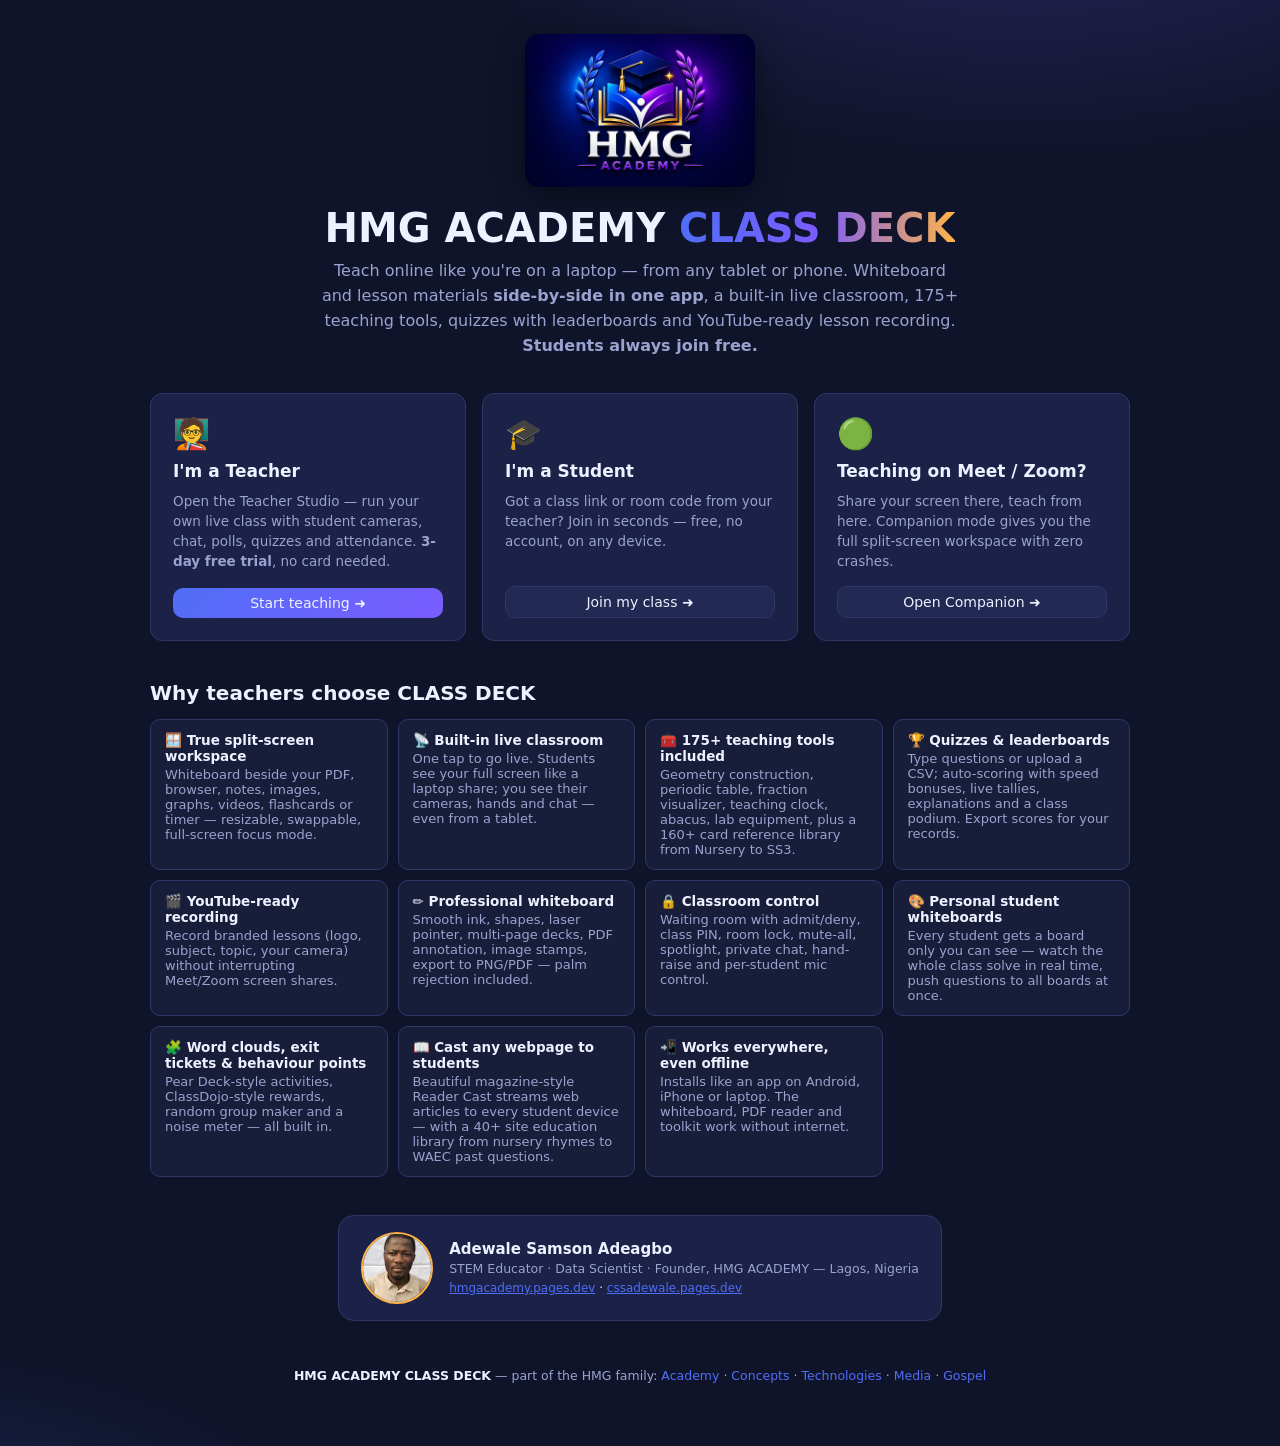
<file: index.html>
<!DOCTYPE html>
<html lang="en">
<head>
<meta charset="UTF-8" />
<meta name="viewport" content="width=device-width, initial-scale=1, viewport-fit=cover" />
<title>HMG ACADEMY CLASS DECK — Teach online like a pro, from any tablet</title>
<meta name="description" content="The all-in-one teaching studio: split-screen whiteboard + lesson materials, live classroom with student cameras, quizzes, 175+ teaching tools and YouTube-ready recording. Free for students. 3-day free teacher trial." />
<link rel="manifest" href="manifest.webmanifest" />
<link rel="icon" href="assets/icon-96.png" />
<link rel="apple-touch-icon" href="assets/apple-touch-icon.png" />
<meta name="theme-color" content="#1e2a78" />
<meta property="og:title" content="HMG ACADEMY CLASS DECK — Teach online like a pro" />
<meta property="og:description" content="Split-screen whiteboard + lesson materials, live classroom with student cameras, 175+ teaching tools, quizzes and branded lesson recording. Students always free." />
<meta property="og:type" content="website" />
<meta property="og:image" content="assets/icon-512.png" />
<meta name="twitter:card" content="summary" />
<link rel="stylesheet" href="css/style.css" />
</head>
<body>
<div class="landing">
  <img class="logo" src="assets/hmg-academy-logo.png" alt="HMG ACADEMY" style="width:auto;max-width:230px;height:auto;border-radius:14px" />
  <h1>HMG ACADEMY <span>CLASS DECK</span></h1>
  <p class="tag">
    Teach online like you're on a laptop — from any tablet or phone.
    Whiteboard and lesson materials <b>side-by-side in one app</b>, a built-in live classroom,
    175+ teaching tools, quizzes with leaderboards and YouTube-ready lesson recording.
    <b>Students always join free.</b>
  </p>

  <div class="cards">
    <a class="card" href="teach.html" style="text-decoration:none;color:inherit">
      <div class="em">🧑‍🏫</div>
      <h3>I'm a Teacher</h3>
      <p>Open the Teacher Studio — run your own live class with student cameras, chat, polls, quizzes and attendance. <b>3-day free trial</b>, no card needed.</p>
      <button class="btn primary">Start teaching ➜</button>
    </a>
    <a class="card" href="join.html" style="text-decoration:none;color:inherit">
      <div class="em">🎓</div>
      <h3>I'm a Student</h3>
      <p>Got a class link or room code from your teacher? Join in seconds — free, no account, on any device.</p>
      <button class="btn">Join my class ➜</button>
    </a>
    <a class="card" href="teach.html?meet=1" style="text-decoration:none;color:inherit">
      <div class="em">🟢</div>
      <h3>Teaching on Meet / Zoom?</h3>
      <p>Share your screen there, teach from here. Companion mode gives you the full split-screen workspace with zero crashes.</p>
      <button class="btn">Open Companion ➜</button>
    </a>
  </div>

  <div class="feat-list">
    <h2>Why teachers choose CLASS DECK</h2>
    <div class="feat-grid">
      <div class="feat"><b>🪟 True split-screen workspace</b>Whiteboard beside your PDF, browser, notes, images, graphs, videos, flashcards or timer — resizable, swappable, full-screen focus mode.</div>
      <div class="feat"><b>📡 Built-in live classroom</b>One tap to go live. Students see your full screen like a laptop share; you see their cameras, hands and chat — even from a tablet.</div>
      <div class="feat"><b>🧰 175+ teaching tools included</b>Geometry construction, periodic table, fraction visualizer, teaching clock, abacus, lab equipment, plus a 160+ card reference library from Nursery to SS3.</div>
      <div class="feat"><b>🏆 Quizzes & leaderboards</b>Type questions or upload a CSV; auto-scoring with speed bonuses, live tallies, explanations and a class podium. Export scores for your records.</div>
      <div class="feat"><b>🎬 YouTube-ready recording</b>Record branded lessons (logo, subject, topic, your camera) without interrupting Meet/Zoom screen shares.</div>
      <div class="feat"><b>✏ Professional whiteboard</b>Smooth ink, shapes, laser pointer, multi-page decks, PDF annotation, image stamps, export to PNG/PDF — palm rejection included.</div>
      <div class="feat"><b>🔒 Classroom control</b>Waiting room with admit/deny, class PIN, room lock, mute-all, spotlight, private chat, hand-raise and per-student mic control.</div>
      <div class="feat"><b>🎨 Personal student whiteboards</b>Every student gets a board only you can see — watch the whole class solve in real time, push questions to all boards at once.</div>
      <div class="feat"><b>🧩 Word clouds, exit tickets & behaviour points</b>Pear Deck-style activities, ClassDojo-style rewards, random group maker and a noise meter — all built in.</div>
      <div class="feat"><b>📖 Cast any webpage to students</b>Beautiful magazine-style Reader Cast streams web articles to every student device — with a 40+ site education library from nursery rhymes to WAEC past questions.</div>
      <div class="feat"><b>📲 Works everywhere, even offline</b>Installs like an app on Android, iPhone or laptop. The whiteboard, PDF reader and toolkit work without internet.</div>
    </div>
  </div>

  <!-- founder / brand strip -->
  <div style="display:flex;gap:16px;align-items:center;background:var(--panel);border:1px solid var(--line);border-radius:16px;padding:16px 22px;margin-top:38px;max-width:640px;flex-wrap:wrap;justify-content:center">
    <img src="assets/founder-photo.jpg" alt="Adewale Samson Adeagbo" style="width:72px;height:72px;border-radius:50%;object-fit:cover;border:2px solid var(--accent)" />
    <div style="min-width:220px;flex:1">
      <b style="font-size:15px">Adewale Samson Adeagbo</b><br/>
      <span style="font-size:12.5px;color:var(--text-dim)">STEM Educator · Data Scientist · Founder, HMG ACADEMY — Lagos, Nigeria</span><br/>
      <span style="font-size:12px">
        <a href="https://hmgacademy.pages.dev" target="_blank" rel="noopener" style="color:var(--brand)">hmgacademy.pages.dev</a> ·
        <a href="https://cssadewale.pages.dev" target="_blank" rel="noopener" style="color:var(--brand)">cssadewale.pages.dev</a>
      </span>
    </div>
  </div>

  <footer>
    <b style="color:var(--text)">HMG ACADEMY CLASS DECK</b> — part of the HMG family:
    <a href="https://hmgacademy.pages.dev" target="_blank" rel="noopener">Academy</a> ·
    <a href="https://hmgconcepts.pages.dev" target="_blank" rel="noopener">Concepts</a> ·
    <a href="https://hmgtechnologies.pages.dev" target="_blank" rel="noopener">Technologies</a> ·
    <a href="https://hmgmedia.pages.dev" target="_blank" rel="noopener">Media</a> ·
    <a href="https://hmggospel.pages.dev" target="_blank" rel="noopener">Gospel</a><br/>
    <button class="btn small install-btn hide" onclick="promptInstall()" style="margin-top:10px">⬇ Install CLASS DECK on this device</button>
  </footer>
</div>
<script src="js/common.js"></script>
</body>
</html>
</file>
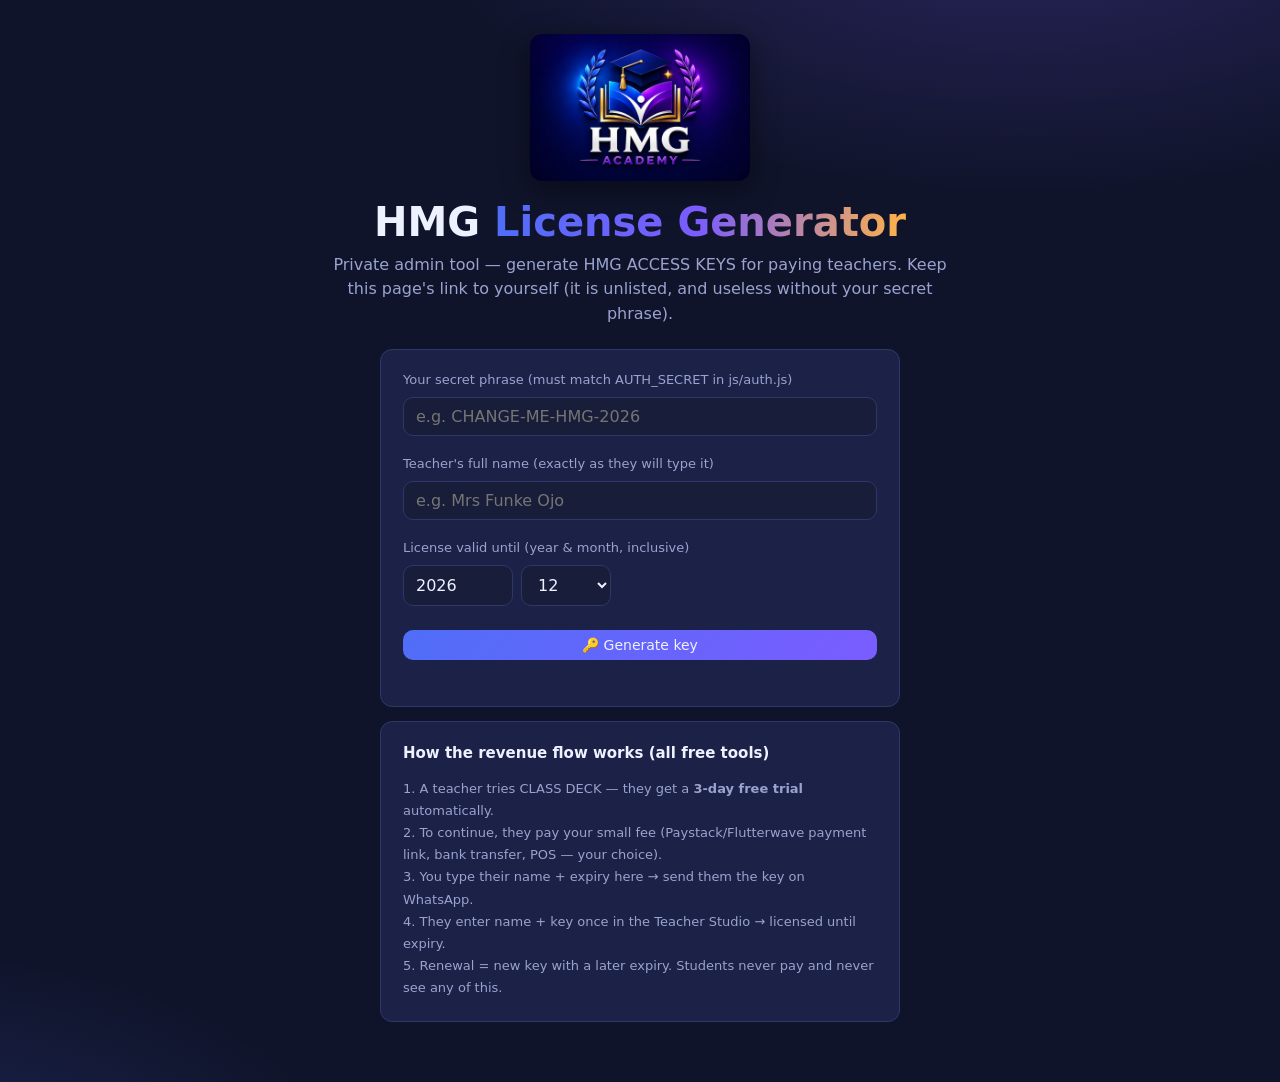
<file: admin.html>
<!DOCTYPE html>
<html lang="en">
<head>
<meta charset="UTF-8" />
<meta name="viewport" content="width=device-width, initial-scale=1" />
<title>HMG Admin — License Key Generator</title>
<link rel="icon" href="assets/icon-96.png" />
<link rel="stylesheet" href="css/style.css" />
<meta name="robots" content="noindex,nofollow" />
</head>
<body>
<div class="landing">
  <img class="logo" src="assets/hmg-academy-logo.png" alt="" style="width:auto;max-width:220px;height:auto;border-radius:12px" />
  <h1>HMG <span>License Generator</span></h1>
  <p class="tag">Private admin tool — generate HMG ACCESS KEYS for paying teachers.
  Keep this page's link to yourself (it is unlisted, and useless without your secret phrase).</p>

  <div class="card" style="width:min(520px,94vw);margin-top:22px">
    <label style="font-size:13px;color:var(--text-dim)">Your secret phrase (must match AUTH_SECRET in js/auth.js)</label>
    <input class="input" id="gSecret" type="password" placeholder="e.g. CHANGE-ME-HMG-2026" />
    <label style="font-size:13px;color:var(--text-dim);margin-top:10px;display:block">Teacher's full name (exactly as they will type it)</label>
    <input class="input" id="gName" placeholder="e.g. Mrs Funke Ojo" />
    <label style="font-size:13px;color:var(--text-dim);margin-top:10px;display:block">License valid until (year & month, inclusive)</label>
    <div style="display:flex;gap:8px">
      <input class="input" id="gYear" type="number" value="2026" style="width:110px" />
      <select class="input" id="gMonth" style="width:90px">
        <option>01</option><option>02</option><option>03</option><option>04</option><option>05</option><option>06</option>
        <option>07</option><option>08</option><option>09</option><option>10</option><option>11</option><option selected>12</option>
      </select>
    </div>
    <button class="btn primary" id="gGo" style="margin-top:14px;width:100%">🔑 Generate key</button>
    <div id="gOut" style="margin-top:14px;font-size:15px;word-break:break-all"></div>
  </div>

  <div class="card" style="width:min(520px,94vw);margin-top:14px">
    <h3 style="font-size:15px">How the revenue flow works (all free tools)</h3>
    <p style="font-size:13px;color:var(--text-dim);line-height:1.7;margin-top:6px">
      1. A teacher tries CLASS DECK — they get a <b>3-day free trial</b> automatically.<br/>
      2. To continue, they pay your small fee (Paystack/Flutterwave payment link, bank transfer, POS — your choice).<br/>
      3. You type their name + expiry here → send them the key on WhatsApp.<br/>
      4. They enter name + key once in the Teacher Studio → licensed until expiry.<br/>
      5. Renewal = new key with a later expiry. Students never pay and never see any of this.
    </p>
  </div>
</div>
<script src="js/common.js"></script>
<script>
async function sha256Hex(str){const b=await crypto.subtle.digest("SHA-256",new TextEncoder().encode(str));return Array.from(new Uint8Array(b)).map(x=>x.toString(16).padStart(2,"0")).join("");}
document.getElementById("gGo").addEventListener("click", async () => {
  const sec = document.getElementById("gSecret").value;
  const name = document.getElementById("gName").value.trim();
  const exp = document.getElementById("gYear").value + document.getElementById("gMonth").value;
  if (!sec || !name) { document.getElementById("gOut").textContent = "Fill the secret and the name."; return; }
  const sig = (await sha256Hex(sec + "|" + name.toLowerCase() + "|" + exp)).slice(0,10).toUpperCase();
  const key = "HMG-" + exp + "-" + sig;
  document.getElementById("gOut").innerHTML =
    '<b style="color:var(--accent)">' + key + '</b><br/>' +
    '<span style="font-size:12.5px;color:var(--text-dim)">Send to: ' + name +
    ' — valid until end of ' + exp.slice(0,4) + '-' + exp.slice(4) + '. ' +
    'They activate with this exact name.</span>';
});
</script>
</body>
</html>
</file>
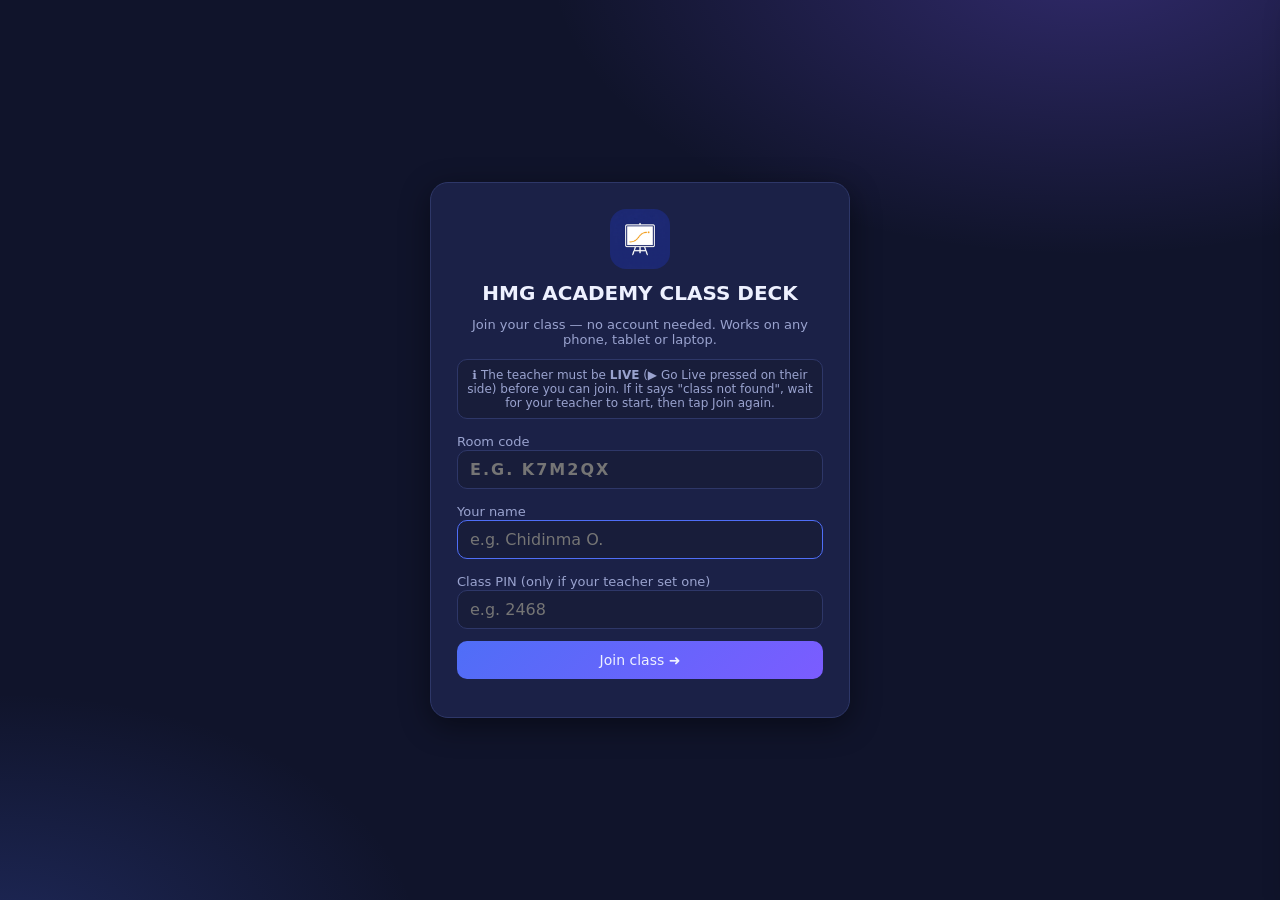
<file: join.html>
<!DOCTYPE html>
<html lang="en">
<head>
<meta charset="UTF-8" />
<meta name="viewport" content="width=device-width, initial-scale=1, viewport-fit=cover" />
<title>Join class — HMG ACADEMY CLASS DECK</title>
<link rel="manifest" href="manifest.webmanifest" />
<link rel="icon" href="assets/icon-96.png" />
<link rel="apple-touch-icon" href="assets/apple-touch-icon.png" />
<meta name="theme-color" content="#1e2a78" />
<link rel="stylesheet" href="css/style.css" />
</head>
<body>

<!-- ===== join gate ===== -->
<div class="join-gate" id="joinGate">
  <div class="join-card">
    <img src="assets/icon-192.png" alt="HMG Academy Class Deck" />
    <h2>HMG ACADEMY CLASS DECK</h2>
    <p class="sub">Join your class — no account needed. Works on any phone, tablet or laptop.</p>
    <p class="sub" style="background:var(--bg-2);border:1px solid var(--line);border-radius:10px;padding:8px;font-size:12px">
      ℹ The teacher must be <b>LIVE</b> (▶ Go Live pressed on their side) before you can join.
      If it says "class not found", wait for your teacher to start, then tap Join again.</p>
    <span id="roomChip" class="badge hide" style="align-self:center;font-size:13px;padding:6px 14px;background:var(--bg-3);color:var(--accent);font-weight:700"></span>
    <div id="roomFieldWrap">
      <label style="font-size:13px;color:var(--text-dim)">Room code</label>
      <input class="input" id="inRoom" placeholder="e.g. K7M2QX" autocapitalize="characters" maxlength="10" style="text-transform:uppercase;letter-spacing:2px;font-weight:700" />
    </div>
    <div>
      <label style="font-size:13px;color:var(--text-dim)">Your name</label>
      <input class="input" id="inName" placeholder="e.g. Chidinma O." maxlength="40" />
    </div>
    <div>
      <label style="font-size:13px;color:var(--text-dim)">Class PIN (only if your teacher set one)</label>
      <input class="input" id="inPin" placeholder="e.g. 2468" maxlength="8" inputmode="numeric" />
    </div>
    <button class="btn primary" id="btnJoin" style="padding:12px">Join class ➜</button>
    <p class="sub" id="joinStatus"></p>
  </div>
</div>

<!-- ===== live stage ===== -->
<div class="stage-wrap hide" id="stageWrap">
  <video id="stageVideo" autoplay playsinline></video>
</div>

<!-- teacher camera picture-in-picture (draggable) -->
<div class="teacher-pip" id="teacherPip"><video id="teacherVideo" autoplay playsinline></video></div>

<!-- status chips -->
<div class="stage-status hide" id="stageStatus">
  <span class="badge live">● LIVE</span>
  <span class="badge" id="roomNameChip"></span>
  <span class="badge" id="countChip">👥 1</span>
</div>

<!-- tap-to-unmute overlay (autoplay policy) -->
<div class="modal-back" id="mUnmute">
  <div class="modal" style="text-align:center">
    <h3>🔊 Tap to start audio &amp; video</h3>
    <p style="color:var(--text-dim);font-size:14px;margin-bottom:14px">Your browser requires one tap before sound can play.</p>
    <button class="btn primary" id="btnUnmute" style="padding:14px 26px;font-size:16px">▶ Start class view</button>
  </div>
</div>

<!-- student controls -->
<div class="stu-controls hidden" id="stuControls">
  <button class="btn icon" id="sBtnHand" title="Raise hand">✋</button>
  <button class="btn icon" id="sBtnReact" title="Send a reaction">😀</button>
  <button class="btn icon" id="sBtnChat" title="Chat">💬</button>
  <button class="btn icon" id="sBtnCam" title="My camera">📷</button>
  <button class="btn icon" id="sBtnScreen" title="Share my screen with the teacher">🖥</button>
  <button class="btn icon" id="sBtnMic" title="My mic (teacher must allow)" disabled>🎙</button>
  <button class="btn icon" id="sBtnFull" title="Fullscreen">⛶</button>
  <button class="btn icon danger" id="sBtnLeave" title="Leave">🚪</button>
</div>

<!-- chat drawer -->
<aside class="drawer" id="sDrawerChat" style="top:0">
  <div class="drawer-head">💬 Class chat <button class="btn small ghost" id="sChatClose">✕</button></div>
  <div class="drawer-body" id="sChatList"></div>
  <div class="drawer-foot">
    <label style="display:flex;gap:6px;align-items:center;font-size:12px;color:var(--text-dim);margin-bottom:6px">
      <input type="checkbox" id="sChatPriv" /> 🔒 Send privately to teacher only
    </label>
    <div class="chat-input-row">
      <input class="input" id="sChatInput" placeholder="Ask a question…" maxlength="500" />
      <button class="btn primary" id="sChatSend">➤</button>
    </div>
  </div>
</aside>

<!-- v8: personal student whiteboard (teacher-only visibility) -->
<div id="sBoardWrap" class="hide" style="position:fixed;inset:0;z-index:70;background:rgba(8,10,30,.96);display:flex;flex-direction:column">
  <div style="display:flex;gap:6px;align-items:center;padding:8px 10px;background:var(--bg-2)">
    <b style="font-size:14px">🎨 Your whiteboard</b>
    <span style="font-size:11.5px;color:var(--text-dim)">only your teacher sees this</span>
    <span style="flex:1"></span>
    <span class="sb-colors" style="display:flex;gap:4px">
      <span class="sb-c" data-c="#111111" style="width:24px;height:24px;border-radius:50%;background:#111;cursor:pointer;border:2px solid #fff"></span>
      <span class="sb-c" data-c="#e02b2b" style="width:24px;height:24px;border-radius:50%;background:#e02b2b;cursor:pointer;border:2px solid transparent"></span>
      <span class="sb-c" data-c="#1565d8" style="width:24px;height:24px;border-radius:50%;background:#1565d8;cursor:pointer;border:2px solid transparent"></span>
      <span class="sb-c" data-c="#0a8a3a" style="width:24px;height:24px;border-radius:50%;background:#0a8a3a;cursor:pointer;border:2px solid transparent"></span>
    </span>
    <button class="btn small" id="sbUndo">↩</button>
    <button class="btn small" id="sbClear">🗑</button>
    <button class="btn small" id="sbMin" title="Back to the lesson view">📺 Lesson</button>
  </div>
  <div id="sBoardStage" style="flex:1;position:relative;background:#fff;touch-action:none"></div>
</div>
<button id="sbReopen" class="btn icon hide" style="position:fixed;left:14px;bottom:74px;z-index:60" title="Open my whiteboard">🎨</button>

<!-- v8: group banner -->
<div id="sGroupBanner" class="hide" style="position:fixed;top:0;left:0;right:0;z-index:65;background:#1d6f42;color:#fff;text-align:center;padding:7px;font-weight:700;font-size:15px"></div>

<!-- v8: activity modal -->
<div class="modal-back" id="mActivity">
  <div class="modal">
    <h3 id="sActTitle">🧩 Activity</h3>
    <div id="sActOpen" class="hide">
      <textarea class="input" id="sActText" rows="3" maxlength="280" placeholder="Type your answer…"></textarea>
    </div>
    <div id="sActExit" class="hide">
      <label style="font-size:13px;color:var(--text-dim)">How well did you understand today? </label>
      <div id="sActStars" style="display:flex;gap:6px;font-size:30px;cursor:pointer;margin:6px 0">
        <span data-r="1">☆</span><span data-r="2">☆</span><span data-r="3">☆</span><span data-r="4">☆</span><span data-r="5">☆</span>
      </div>
      <input class="input" id="sActLearned" placeholder="One thing you learned today" style="margin-top:6px" />
      <input class="input" id="sActConfusing" placeholder="One thing still confusing (optional)" style="margin-top:6px" />
    </div>
    <button class="btn primary" id="sActSend" style="margin-top:10px">Send ➜</button>
    <p id="sActDone" class="hide" style="color:var(--ok);font-weight:700;margin-top:8px">✔ Sent — thank you!</p>
  </div>
</div>

<!-- v8: class results modal -->
<div class="modal-back" id="mActResults">
  <div class="modal">
    <h3 id="sResTitle">☁ Class results</h3>
    <div id="sResBody" style="line-height:2;max-height:60vh;overflow:auto"></div>
    <button class="btn primary" onclick="closeModal('#mActResults')" style="margin-top:8px">Close</button>
  </div>
</div>

<!-- v4: reaction picker -->
<div id="reactBar" class="hide" style="position:fixed;bottom:74px;left:50%;transform:translateX(-50%);z-index:60;display:flex;gap:6px;background:rgba(16,20,43,.92);border:1px solid var(--line);border-radius:999px;padding:8px 12px">
  <button class="btn icon ghost react-emo">👍</button>
  <button class="btn icon ghost react-emo">❤️</button>
  <button class="btn icon ghost react-emo">😂</button>
  <button class="btn icon ghost react-emo">🎉</button>
  <button class="btn icon ghost react-emo">😮</button>
  <button class="btn icon ghost react-emo">👏</button>
</div>

<!-- v4: waiting room overlay -->
<div class="modal-back" id="mWaiting">
  <div class="modal" style="text-align:center">
    <h3>🚪 Waiting room</h3>
    <p style="color:var(--text-dim);font-size:14px;margin:10px 0">You're in the waiting room.<br/>Your teacher will admit you shortly — please stay on this page.</p>
    <div class="badge live" style="display:inline-block">waiting…</div>
  </div>
</div>

<!-- v3: quiz modal -->
<div class="modal-back" id="mQuiz">
  <div class="modal">
    <h3 id="sQuizTitle">🏆 Quiz</h3>
    <p style="color:var(--text-dim);font-size:12.5px">Question <span id="sQuizPos">1/1</span> • answer fast for bonus points! <b id="sQuizTimer"></b></p>
    <b id="sQuizQ" style="display:block;margin:10px 0;font-size:16px"></b>
    <div id="sQuizOpts" style="display:flex;flex-direction:column;gap:8px"></div>
    <div id="sQuizFb" class="hide" style="margin-top:10px;font-weight:700;font-size:15px"></div>
  </div>
</div>

<!-- poll modal -->
<div class="modal-back" id="mPoll">
  <div class="modal">
    <h3>📊 Quick poll</h3>
    <b id="sPollQ" style="display:block;margin-bottom:10px"></b>
    <div id="sPollOpts" style="display:flex;flex-direction:column;gap:8px"></div>
  </div>
</div>

<!-- announcement overlay -->
<div class="modal-back" id="mAnnounce">
  <div class="modal" style="text-align:center">
    <h3>📢 Announcement</h3>
    <p id="announceText" style="font-size:18px;line-height:1.5;margin:10px 0"></p>
    <button class="btn primary" onclick="closeModal('#mAnnounce')">OK</button>
  </div>
</div>

<script src="vendor/peerjs.min.js"></script>
<script src="js/common.js"></script>
<script src="js/rtc.js"></script>
<script src="js/join.js"></script>
</body>
</html>
</file>
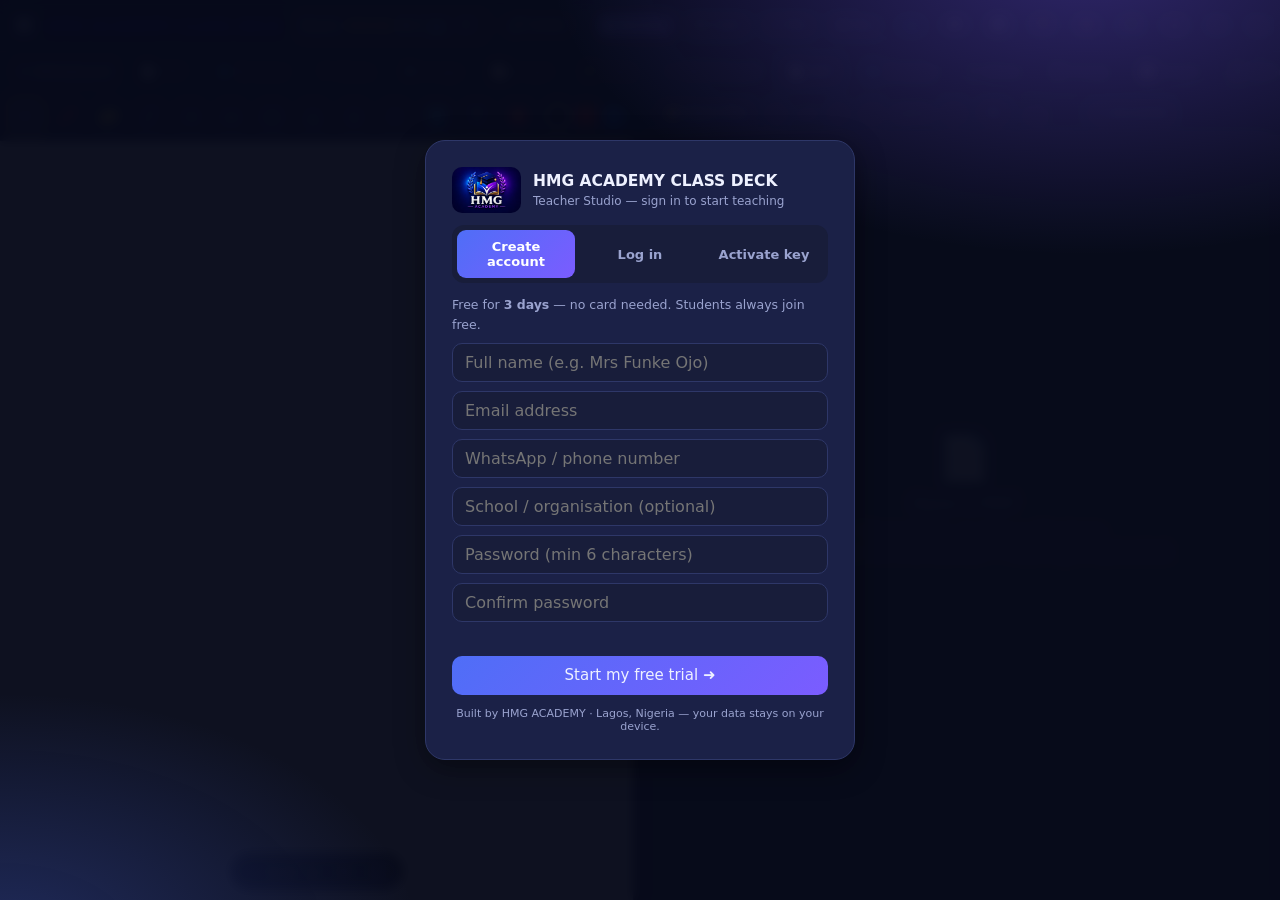
<file: teach.html>
<!DOCTYPE html>
<html lang="en">
<head>
<meta charset="UTF-8" />
<meta name="viewport" content="width=device-width, initial-scale=1, viewport-fit=cover" />
<title>Teacher Studio — HMG ACADEMY CLASS DECK</title>
<link rel="manifest" href="manifest.webmanifest" />
<link rel="icon" href="assets/icon-96.png" />
<link rel="apple-touch-icon" href="assets/apple-touch-icon.png" />
<meta name="theme-color" content="#1e2a78" />
<link rel="stylesheet" href="css/style.css" />
</head>
<body>
<div class="studio">

  <!-- ============ TOP BAR ============ -->
  <header class="topbar">
    <a class="brand" href="index.html" title="Home">
      <img src="assets/icon-96.png" alt="" /> <span>HMG&nbsp;ACADEMY&nbsp;CLASS&nbsp;DECK</span>
    </a>

    <span id="liveBadge" class="badge hide">● LIVE</span>
    <span id="timerChip" class="badge"><span>⏱</span><b id="timerVal">00:00</b></span>

    <div class="roominfo" id="roomInfo" title="Tap to copy student link">
      Room <code id="roomCodeLbl">——</code>
      <span class="dot off" id="sigDot"></span>
      <span id="stuCount">0 👥</span>
      <button class="btn small ghost" id="btnNewRoom" title="Generate a fresh room code (multi-teacher: every teacher/device gets their own room)">↺</button>
    </div>

    <button class="btn small" id="btnQR" title="Show join QR / link">🔗 Invite</button>

    <div class="spacer"></div>

    <button class="btn small primary" id="btnGoLive">▶ Go Live</button>
    <button class="btn small danger hide" id="btnEndLive">⏹ End</button>
    <button class="btn small" id="btnCam" title="Toggle your camera">📷 Cam</button>
    <button class="btn small" id="btnMic" title="Toggle your microphone">🎙 Mic</button>
    <button class="btn small" id="btnRec" title="Record the lesson locally">⏺ Rec</button>

    <button class="btn small" id="btnStudents" title="Students / monitoring">👥</button>
    <button class="btn small" id="btnChat" title="Class chat">💬</button>
    <button class="btn small" id="btnPoll" title="Quick poll">📊</button>
    <button class="btn small" id="btnQuiz" title="Quiz with auto-scoring &amp; leaderboard">🏆</button>
    <button class="btn small" id="btnBoards" title="Student whiteboards — every student gets a board only you can see">🎨</button>
    <button class="btn small" id="btnActivity" title="Activities: open question, word cloud, exit ticket">🧩</button>
    <button class="btn small" id="btnCalc" title="Floating calculator">🧮</button>
    <button class="btn small" id="btnTimer" title="Countdown timer">⏱</button>

    <button class="btn small" id="btnLayout" title="Cycle layout: split / left only / right only">◫</button>
    <button class="btn small" id="btnSwap" title="Swap panes">⇄</button>
    <button class="btn small" id="btnFocus" title="Focus mode — hide all bars (great while sharing on Google Meet)">🎯</button>
    <button class="btn small" id="btnLessons" title="Lesson manager — save/load whiteboard decks">📚</button>
    <button class="btn small" id="btnFull" title="Fullscreen">⛶</button>
    <button class="btn small" id="btnSettings" title="Settings">⚙</button>
  </header>

  <!-- floating handle to exit focus mode -->
  <button id="focusHandle" class="focus-handle hide" title="Show toolbar">☰</button>

  <!-- v6: account badge (tap = logout) -->
  <span id="authBadge" class="badge hide" style="position:fixed;bottom:8px;left:8px;z-index:400;font-size:10.5px;cursor:pointer"></span>

  <!-- ============ SPLIT WORKSPACE ============ -->
  <div class="workspace" id="workspace">

    <!-- LEFT PANE -->
    <div class="pane" id="paneLeft">
      <div class="pane-head" data-pane="L">
        <span class="tab active" data-app="board">✏ Whiteboard</span>
        <span class="tab" data-app="pdf">📄 PDF</span>
        <span class="tab" data-app="web">🌐 Browser</span>
        <span class="tab" data-app="notes">🗒 Notes</span>
        <span class="tab" data-app="image">🖼 Image</span>
        <span class="tab" data-app="graph">📈 Graph</span>
        <span class="tab" data-app="video">🎬 Video</span>
        <span class="tab" data-app="toolkit">🧰 Toolkit</span>
        <span class="tab" data-app="flash">🃏 Cards</span>
        <span class="tab" data-app="stopwatch">⏱ Timer</span>
      </div>
      <div class="pane-body" id="bodyL"></div>
    </div>

    <div class="divider" id="divider" title="Drag to resize"></div>

    <!-- RIGHT PANE -->
    <div class="pane" id="paneRight">
      <div class="pane-head" data-pane="R">
        <span class="tab" data-app="board">✏ Whiteboard</span>
        <span class="tab active" data-app="pdf">📄 PDF</span>
        <span class="tab" data-app="web">🌐 Browser</span>
        <span class="tab" data-app="notes">🗒 Notes</span>
        <span class="tab" data-app="image">🖼 Image</span>
        <span class="tab" data-app="graph">📈 Graph</span>
        <span class="tab" data-app="video">🎬 Video</span>
        <span class="tab" data-app="toolkit">🧰 Toolkit</span>
        <span class="tab" data-app="flash">🃏 Cards</span>
        <span class="tab" data-app="stopwatch">⏱ Timer</span>
      </div>
      <div class="pane-body" id="bodyR"></div>
    </div>
  </div>

  <!-- teacher self view -->
  <div class="selfview" id="selfView"><video id="selfVideo" autoplay muted playsinline></video></div>
</div>

<!-- ============ APP TEMPLATES (cloned into panes) ============ -->
<template id="tpl-board">
  <section class="app-board active">
    <div class="wb-toolbar">
      <button class="tool active" data-tool="pen"      title="Pen">✏️</button>
      <button class="tool" data-tool="highlight" title="Highlighter">🖍️</button>
      <button class="tool" data-tool="eraser"    title="Eraser">🧽</button>
      <button class="tool" data-tool="line"      title="Line">╱</button>
      <button class="tool" data-tool="arrow"     title="Arrow">→</button>
      <button class="tool" data-tool="rect"      title="Rectangle">▭</button>
      <button class="tool" data-tool="ellipse"   title="Ellipse">◯</button>
      <button class="tool" data-tool="triangle"  title="Triangle">△</button>
      <button class="tool" data-tool="diamond"   title="Diamond">◇</button>
      <button class="tool" data-tool="star"      title="Star">☆</button>
      <button class="tool wb-fill" title="Fill shapes on/off">🪣</button>
      <button class="tool" data-tool="text"      title="Text">T</button>
      <button class="tool" data-tool="laser"     title="Laser pointer (fades, not saved)">🔴</button>
      <span style="width:6px"></span>
      <div class="wb-colors">
        <span class="wb-color active" data-c="#111111" style="background:#111"></span>
        <span class="wb-color" data-c="#e02b2b" style="background:#e02b2b"></span>
        <span class="wb-color" data-c="#1565d8" style="background:#1565d8"></span>
        <span class="wb-color" data-c="#0a8a3a" style="background:#0a8a3a"></span>
        <span class="wb-color" data-c="#f59e0b" style="background:#f59e0b"></span>
        <span class="wb-color" data-c="#8b5cf6" style="background:#8b5cf6"></span>
      </div>
      <input type="range" class="wb-size" min="1" max="14" value="3" title="Stroke size" style="width:80px" />
      <span style="width:6px"></span>
      <button class="tool wb-undo"  title="Undo">↩</button>
      <button class="tool wb-redo"  title="Redo">↪</button>
      <button class="tool wb-clear" title="Clear page">🗑</button>
      <select class="input wb-bg" style="width:auto;padding:6px 8px" title="Background">
        <option value="plain">Plain</option>
        <option value="grid">Grid</option>
        <option value="ruled">Ruled</option>
        <option value="dark">Dark board</option>
      </select>
      <button class="tool wb-export" title="Export page as PNG">⬇</button>
      <button class="tool wb-img" title="Insert image onto the board">🖼</button>
      <input type="file" class="wb-imgfile hide" accept="image/*" />
      <button class="tool wb-pdf" title="Export ALL pages as a PDF">🧾</button>
      <button class="tool wb-penonly" title="Pen-only mode: stylus draws, finger pans (palm rejection)">✍</button>
      <button class="tool wb-zoomreset" title="Reset zoom (pinch with 2 fingers to zoom this board only)">1:1</button>
      <span class="wb-zoomlbl" style="font-size:11.5px;color:var(--text-dim);flex:0 0 auto">100%</span>
    </div>
    <div class="wb-stage"></div>
    <div class="wb-pagebar">
      <button class="wb-prev" title="Previous page">‹</button>
      <span class="wb-pageinfo">1 / 1</span>
      <button class="wb-next" title="Next page">›</button>
      <button class="wb-add"  title="New page">＋</button>
      <button class="wb-del"  title="Delete page">✕</button>
    </div>
  </section>
</template>

<template id="tpl-pdf">
  <section class="app-pdf active">
    <div class="pdf-bar">
      <button class="btn small pdf-open">📂 Open PDF</button>
      <input type="file" class="pdf-file hide" accept="application/pdf" />
      <button class="btn small pdf-prev">‹</button>
      <span class="pdf-info" style="font-size:13px">– / –</span>
      <button class="btn small pdf-next">›</button>
      <button class="btn small pdf-zoomout">−</button>
      <span class="pdf-zoom" style="font-size:13px">100%</span>
      <button class="btn small pdf-zoomin">＋</button>
      <button class="btn small pdf-fit">Fit</button>
      <input type="number" class="input pdf-goto" placeholder="pg" style="width:64px;padding:5px 8px" min="1" />
      <button class="btn small pdf-annot" title="Draw on top of this PDF page">✏ Annotate</button>
      <button class="btn small pdf-annot-clear hide" title="Clear annotations on this page">🧹</button>
    </div>
    <div class="pdf-scroll">
      <div class="pdf-pagewrap" style="position:relative;margin:14px">
        <canvas class="pdf-canvas" style="margin:0"></canvas>
        <div class="pdf-annot-stage" style="position:absolute;inset:0;display:none"></div>
      </div>
    </div>
    <div class="drop-hint pdf-hint">
      <div class="em">📄</div>
      <b>Open a PDF</b>
      <span>Tap “Open PDF”, or drop a file here.<br/>Your file stays on this device — nothing is uploaded.</span>
    </div>
  </section>
</template>

<template id="tpl-web">
  <section class="app-web active">
    <div class="web-bar">
      <button class="btn small web-back">‹</button>
      <button class="btn small web-reload">⟳</button>
      <input type="text" class="input web-url" placeholder="Type a URL, e.g. en.wikipedia.org" />
      <button class="btn small primary web-go">Go</button>
      <button class="btn small web-pop" title="Open in a real browser tab">↗</button>
      <button class="btn small ok web-cast" title="Cast this page to your students — works on every device">📡 Cast</button>
      <span class="web-readerbar hide" style="display:flex;gap:4px;align-items:center">
        <button class="btn small web-fontdn" title="Smaller text">A−</button>
        <button class="btn small web-fontup" title="Bigger text">A＋</button>
        <select class="input web-theme" style="width:auto;padding:5px" title="Reading theme">
          <option value="light">⬜ Light</option>
          <option value="sepia">📜 Sepia</option>
          <option value="dark">⬛ Dark</option>
          <option value="board">🟩 Board</option>
        </select>
        <button class="btn small web-livecast hide" title="True live screen capture (desktop browsers only)">🎥 Live</button>
      </span>
    </div>
    <div class="quick-links">
      <select class="input web-linklib" style="width:auto;max-width:46%;padding:6px 8px" title="Curated education library — Nursery to Senior Secondary">
        <option value="">📚 Education library…</option>
        <optgroup label="🧸 Nursery / Early years">
          <option value="https://storyweaver.org.in">StoryWeaver — free picture story books</option>
          <option value="https://www.storyberries.com">Storyberries — bedtime stories & poems</option>
          <option value="https://en.wikibooks.org/wiki/Wikijunior">Wikijunior — books for young children</option>
          <option value="https://www.monkeypen.com/pages/free-childrens-books">Monkey Pen — free children's books</option>
          <option value="https://supersimple.com/super-simple-songs/">Super Simple Songs — rhymes & songs</option>
        </optgroup>
        <optgroup label="🎒 Primary">
          <option value="https://simple.wikipedia.org">Simple English Wikipedia</option>
          <option value="https://kids.nationalgeographic.com">Nat Geo Kids — animals & science</option>
          <option value="https://www.coolmath4kids.com">CoolMath4Kids — games & lessons</option>
          <option value="https://www.ducksters.com">Ducksters — history, science, biography</option>
          <option value="https://www.funbrain.com">Funbrain — reading & maths games</option>
          <option value="https://www.nasa.gov/learning-resources/nasa-kids-club/">NASA Kids Club</option>
        </optgroup>
        <optgroup label="📐 Mathematics">
          <option value="https://www.desmos.com/calculator">Desmos graphing calculator</option>
          <option value="https://www.geogebra.org/calculator">GeoGebra — graphing & geometry</option>
          <option value="https://www.mathsisfun.com">Maths Is Fun — clear explanations</option>
          <option value="https://www.transum.org">Transum — starters & puzzles</option>
          <option value="https://nrich.maths.org">NRICH — rich maths problems</option>
          <option value="https://www.openmiddle.com">Open Middle — challenge problems</option>
        </optgroup>
        <optgroup label="🔬 Science">
          <option value="https://phet.colorado.edu/en/simulations/browse">PhET — interactive simulations</option>
          <option value="https://ptable.com">Ptable — live periodic table</option>
          <option value="https://www.bbc.co.uk/bitesize">BBC Bitesize — all subjects</option>
          <option value="https://www.ck12.org">CK-12 — free STEM textbooks</option>
          <option value="https://solarsystem.nasa.gov">NASA Solar System</option>
          <option value="https://www.biologycorner.com">Biology Corner — worksheets</option>
        </optgroup>
        <optgroup label="📖 English & Literature">
          <option value="https://www.gutenberg.org">Project Gutenberg — 70k free books</option>
          <option value="https://en.wiktionary.org">Wiktionary — dictionary</option>
          <option value="https://www.poetryfoundation.org">Poetry Foundation</option>
          <option value="https://openlibrary.org">Open Library — borrow books</option>
          <option value="https://www.grammarly.com/blog/category/handbook/">Grammar handbook</option>
        </optgroup>
        <optgroup label="🌍 Social Studies & ICT">
          <option value="https://www.britannica.com">Encyclopaedia Britannica</option>
          <option value="https://en.wikipedia.org/wiki/Nigeria">Wikipedia — Nigeria</option>
          <option value="https://www.worldometers.info">Worldometers — live world data</option>
          <option value="https://code.org">Code.org — learn coding</option>
          <option value="https://scratch.mit.edu">Scratch — block programming</option>
        </optgroup>
        <optgroup label="🎓 Exams (Nigeria) & Open courses">
          <option value="https://www.waeconline.org.ng">WAEC e-Learning portal</option>
          <option value="https://www.jamb.gov.ng">JAMB official</option>
          <option value="https://myschool.ng/classroom">Myschool — past questions</option>
          <option value="https://www.khanacademy.org">Khan Academy — full courses</option>
          <option value="https://openstax.org/subjects">OpenStax — free textbooks</option>
          <option value="https://archive.org">Internet Archive</option>
        </optgroup>
      </select>
      <button class="btn small ghost web-quick" data-u="https://simple.wikipedia.org">Simple Wiki</button>
      <button class="btn small ghost web-quick" data-u="https://www.desmos.com/calculator">Desmos</button>
      <button class="btn small ghost web-quick" data-u="https://phet.colorado.edu/en/simulations/browse">PhET</button>
      <button class="btn small ghost web-quick" data-u="https://www.khanacademy.org">Khan</button>
    </div>
    <iframe class="web-frame" id="webFrame" style="flex:1;border:none;background:#fff" referrerpolicy="no-referrer"></iframe>
    <div class="web-reader hide" style="flex:1;position:relative;background:#fff"></div>
    <div class="web-note">💡 Tap <b>📡 Cast</b> — the page is converted to a clean Reader view that streams to your students on ANY device (tablet included). Tap Cast again to return to normal browsing.</div>
  </section>
</template>

<template id="tpl-notes">
  <section class="app-notes active">
    <div class="pdf-bar">
      <button class="btn small notes-save">💾 Save .txt</button>
      <button class="btn small notes-clear">🗑 Clear</button>
      <span style="font-size:12px;color:var(--text-dim)">Auto-saves on this device</span>
    </div>
    <textarea class="notes-area" id="notesArea" placeholder="Lesson notes… visible to students when this pane is broadcast."></textarea>
  </section>
</template>

<template id="tpl-graph">
  <section class="app-graph active">
    <div class="pdf-bar">
      <span style="font-size:13px;flex:0 0 auto">y =</span>
      <input type="text" class="input gr-fx" placeholder="e.g. x^2 - 3*x + 2   (use ^ for power, sin, cos, tan, sqrt, log, abs)" style="flex:1;min-width:120px" />
      <button class="btn small primary gr-plot">Plot</button>
      <button class="btn small gr-add" title="Add as second curve">+ curve</button>
      <button class="btn small gr-clear">Clear</button>
      <button class="btn small gr-zo">−</button>
      <button class="btn small gr-zi">＋</button>
      <select class="input gr-bg" style="width:auto;padding:5px" title="Background — improve visibility for students">
        <option value="light">⬜ White</option>
        <option value="cream">🟨 Cream</option>
        <option value="dark">⬛ Dark</option>
        <option value="board">🟩 Green board</option>
      </select>
    </div>
    <div class="gr-stage" style="flex:1;position:relative;background:#fff;touch-action:none">
      <canvas class="gr-canvas" style="position:absolute;inset:0;width:100%;height:100%"></canvas>
    </div>
  </section>
</template>

<template id="tpl-video">
  <section class="app-video active">
    <div class="pdf-bar">
      <button class="btn small vid-open">🎬 Open video/audio</button>
      <input type="file" class="vid-file hide" accept="video/*,audio/*" />
      <button class="btn small vid-slow" title="Slower">🐢</button>
      <span class="vid-rate" style="font-size:12.5px">1.0×</span>
      <button class="btn small vid-fastr" title="Faster">🐇</button>
      <span style="font-size:11.5px;color:var(--text-dim)">Local files only — nothing uploads</span>
    </div>
    <div style="flex:1;display:flex;align-items:center;justify-content:center;background:#000;position:relative">
      <video class="vid-el" controls playsinline style="max-width:100%;max-height:100%"></video>
      <div class="drop-hint vid-hint"><div class="em">🎬</div><b>Open a video or audio file</b><span>Experiment clips, pronunciation audio, recorded examples…</span></div>
    </div>
  </section>
</template>

<template id="tpl-toolkit">
  <section class="app-toolkit active">
    <div class="pdf-bar">
      <select class="input tk-mode" style="width:auto;padding:6px 8px">
        <optgroup label="Mathematics">
          <option value="construct">📐 Geometry construction</option>
          <option value="mult">✖ Multiplication table</option>
          <option value="numline">📏 Number line</option>
          <option value="fraction">🍕 Fraction visualizer</option>
          <option value="abacus">🧮 Place-value abacus</option>
          <option value="hundred">🔢 Hundred square</option>
          <option value="balance">⚖ Algebra balance</option>
          <option value="clock">🕐 Teaching clock</option>
          <option value="convert">🔁 Unit converter</option>
          <option value="units">📏 Units of measurement</option>
        </optgroup>
        <optgroup label="Science">
          <option value="periodic">⚛ Periodic table</option>
          <option value="lab">🧪 Lab equipment</option>
          <option value="plant">🌿 Plant cell</option>
          <option value="animal">🐾 Animal cell</option>
          <option value="thermo">🌡 Thermometer</option>
        </optgroup>
        <optgroup label="Classroom">
          <option value="random">🎲 Dice · coin · spinner · names</option>
          <option value="tally">📊 Tally chart</option>
          <option value="score">🏅 Team scoreboard</option>
          <option value="letters">🅰 Letter formation</option>
          <option value="noise">🔊 Noise meter</option>
        </optgroup>
        <optgroup label="Library (161 reference cards)">
          <option value="cards">📇 Reference library — Maths · Science · English · Social · ICT</option>
        </optgroup>
      </select>
      <!-- construction toolbar -->
      <span class="tk-conbar hide" style="display:flex;gap:4px;align-items:center;flex-wrap:nowrap">
        <button class="btn small tk-con active" data-ct="ruler">📏 Ruler</button>
        <button class="btn small tk-con" data-ct="compass">🧭 Compass</button>
        <button class="btn small tk-con" data-ct="protractor">📐 Protractor</button>
        <button class="btn small tk-con" data-ct="perpbis">⊥ Perp. bisector</button>
        <button class="btn small tk-con" data-ct="angbis">∠ Angle bisector</button>
        <button class="btn small tk-con" data-ct="point">• Point</button>
        <button class="btn small tk-con" data-ct="erase">🧽</button>
        <button class="btn small tk-con-undo">↩</button>
        <button class="btn small tk-con-clear">🗑</button>
      </span>
      <!-- number line bar -->
      <span class="tk-nlbar hide" style="display:flex;gap:4px;align-items:center">
        <input class="input tk-nlmin" type="number" value="-10" style="width:70px;padding:5px" title="min" />
        <input class="input tk-nlmax" type="number" value="10" style="width:70px;padding:5px" title="max" />
        <select class="input tk-nlstep" style="width:auto;padding:5px"><option>1</option><option>0.5</option><option>0.25</option><option>2</option><option>5</option><option>10</option></select>
      </span>
      <!-- fraction bar -->
      <span class="tk-frbar hide" style="display:flex;gap:4px;align-items:center">
        <input class="input tk-fn1" type="number" value="1" min="0" style="width:56px;padding:5px" />/<input class="input tk-fd1" type="number" value="2" min="1" style="width:56px;padding:5px" />
        <span style="font-size:13px">vs</span>
        <input class="input tk-fn2" type="number" value="2" min="0" style="width:56px;padding:5px" />/<input class="input tk-fd2" type="number" value="3" min="1" style="width:56px;padding:5px" />
        <select class="input tk-frmode" style="width:auto;padding:5px"><option value="circle">Circle</option><option value="bar">Bar</option></select>
      </span>
      <!-- random bar -->
      <span class="tk-rndbar hide" style="display:flex;gap:4px;align-items:center;flex:1;min-width:0">
        <select class="input tk-rndmode" style="width:auto;padding:5px">
          <option value="dice">Dice</option><option value="coin">Coin</option>
          <option value="spinner">Spinner</option><option value="names">Name picker</option>
        </select>
        <select class="input tk-dicen" style="width:auto;padding:5px"><option>1</option><option>2</option><option>3</option></select>
        <input class="input tk-names" placeholder="Ada, Bayo, Chidi, …" style="flex:1;min-width:60px;padding:5px" />
      </span>
      <!-- tally bar -->
      <span class="tk-tallybar hide" style="display:flex;gap:4px;align-items:center;flex:1;min-width:0">
        <input class="input tk-tallyitems" placeholder="Option A, Option B, Option C" style="flex:1;min-width:80px;padding:5px" />
        <button class="btn small tk-tallyset">Set</button>
      </span>
      <!-- scoreboard bar -->
      <span class="tk-scbar hide" style="display:flex;gap:4px;align-items:center">
        <select class="input tk-scn" style="width:auto;padding:5px"><option>2</option><option>3</option><option>4</option></select>
        <input class="input tk-scnames" placeholder="Red, Blue" style="width:150px;padding:5px" />
        <button class="btn small tk-screset">↺ 0</button>
      </span>
      <!-- balance bar -->
      <span class="tk-balbar hide" style="display:flex;gap:4px;align-items:center">
        <span style="font-size:12.5px">x =</span><input class="input tk-balx" type="number" value="4" style="width:60px;padding:5px" />
        <span style="font-size:12.5px">+</span><input class="input tk-bala" type="number" value="3" style="width:60px;padding:5px" />
        <span style="font-size:12.5px">coeff</span><input class="input tk-balm" type="number" value="1" min="1" max="9" style="width:56px;padding:5px" />
        <button class="btn small tk-balset">New puzzle</button>
      </span>
      <!-- hundred square bar -->
      <span class="tk-hsbar hide" style="display:flex;gap:4px;align-items:center">
        <span style="font-size:12.5px">Count in</span>
        <select class="input tk-hskip" style="width:auto;padding:5px"><option value="0">—</option><option>2</option><option>3</option><option>4</option><option>5</option><option>6</option><option>7</option><option>8</option><option>9</option><option>10</option></select>
        <button class="btn small tk-hsclear">Clear marks</button>
      </span>
      <!-- letters bar -->
      <span class="tk-ltbar hide" style="display:flex;gap:4px;align-items:center">
        <input class="input tk-ltchar" maxlength="1" value="A" style="width:56px;padding:5px;text-align:center;font-weight:700" />
        <button class="btn small tk-ltprev">‹</button><button class="btn small tk-ltnext">›</button>
      </span>
      <!-- cards bar -->
      <span class="tk-cardbar hide" style="display:flex;gap:4px;align-items:center;flex:1;min-width:0">
        <select class="input tk-cardcat" style="width:auto;padding:5px"></select>
        <input class="input tk-cardq" placeholder="Search 160+ cards…" style="flex:1;min-width:70px;padding:5px" />
        <button class="btn small tk-cardprev">‹</button><button class="btn small tk-cardnext">›</button>
      </span>
      <span class="tk-convbar hide" style="display:flex;gap:5px;align-items:center;flex:1;min-width:0">
        <select class="input tk-cat" style="width:auto;padding:5px"></select>
        <input class="input tk-val" type="number" value="1" style="width:84px;padding:5px" />
        <select class="input tk-from" style="width:auto;padding:5px"></select>
        <span style="font-size:13px">→</span>
        <select class="input tk-to" style="width:auto;padding:5px"></select>
      </span>
      <span class="tk-multbar hide" style="display:flex;gap:5px;align-items:center">
        <span style="font-size:12.5px">up to</span>
        <select class="input tk-multn" style="width:auto;padding:5px">
          <option>10</option><option selected>12</option><option>15</option><option>20</option>
        </select>
      </span>
      <span style="font-size:11.5px;color:var(--text-dim)">Interactive — tap items. Students see everything live.</span>
    </div>
    <div class="tk-stage" style="flex:1;position:relative;background:#fff"></div>
  </section>
</template>

<template id="tpl-flash">
  <section class="app-flash active">
    <div class="pdf-bar">
      <button class="btn small fc-edit">✏ Edit cards</button>
      <button class="btn small fc-prev">‹</button>
      <span class="fc-pos" style="font-size:13px">1 / 1</span>
      <button class="btn small fc-next">›</button>
      <button class="btn small fc-shuffle">🔀</button>
      <span style="font-size:11.5px;color:var(--text-dim)">Tap the card to flip — great for definitions, vocabulary &amp; formulas</span>
    </div>
    <div class="fc-stage" style="flex:1;position:relative;background:#f6f8ff;display:flex;align-items:center;justify-content:center;cursor:pointer">
      <div class="fc-card" style="width:min(82%,760px);min-height:55%;background:#fff;border:2px solid #1e2a78;border-radius:18px;box-shadow:0 10px 30px rgba(0,0,0,.18);display:flex;align-items:center;justify-content:center;padding:30px;text-align:center">
        <span class="fc-text" style="font-size:clamp(18px,3.4vw,34px);color:#1e2a78;font-weight:700;line-height:1.4">Tap ✏ Edit cards to add your flashcards</span>
      </div>
    </div>
    <textarea class="fc-editor input hide" rows="6" style="margin:8px;font-size:13px" placeholder="One card per line:  front | back&#10;Photosynthesis | Process by which green plants make food using sunlight&#10;2 x 9 | 18"></textarea>
  </section>
</template>

<template id="tpl-stopwatch">
  <section class="app-stopwatch active">
    <div class="pdf-bar">
      <select class="input sw-mode" style="width:auto;padding:5px"><option value="stopwatch">⏱ Stopwatch</option><option value="countdown">⏳ Countdown</option></select>
      <span class="sw-cdbar hide" style="display:flex;gap:4px;align-items:center">
        <input class="input sw-mins" type="number" value="5" min="0" style="width:64px;padding:5px" /><span style="font-size:12px">min</span>
        <input class="input sw-secs" type="number" value="0" min="0" max="59" style="width:64px;padding:5px" /><span style="font-size:12px">sec</span>
      </span>
      <button class="btn small primary sw-start">▶ Start</button>
      <button class="btn small sw-lap">🏁 Lap</button>
      <button class="btn small sw-reset">↺ Reset</button>
    </div>
    <div class="sw-stage" style="flex:1;background:#10142b;display:flex;flex-direction:column;align-items:center;justify-content:center;gap:10px">
      <div class="sw-display" style="font-size:clamp(48px,11vw,130px);font-weight:800;color:#fff;font-variant-numeric:tabular-nums">00:00.0</div>
      <div class="sw-laps" style="color:#9aa3cf;font-size:14px;max-height:24%;overflow:auto;text-align:center"></div>
    </div>
  </section>
</template>

<template id="tpl-image">
  <section class="app-image active">
    <div class="pdf-bar">
      <button class="btn small img-open">🖼 Open image</button>
      <input type="file" class="img-file hide" accept="image/*" />
    </div>
    <div class="img-scroll"><img class="img-view" alt="" /></div>
    <div class="drop-hint img-hint"><div class="em">🖼</div><b>Open an image</b><span>Diagrams, charts, screenshots…</span></div>
  </section>
</template>

<!-- ============ DRAWERS ============ -->
<aside class="drawer" id="drawerStudents">
  <div class="drawer-head">👥 Students <button class="btn small ghost drawer-close">✕</button></div>
  <div class="drawer-body">
    <div class="row" style="display:flex;gap:8px;flex-wrap:wrap">
      <button class="btn small" id="btnLock">🔒 Lock room</button>
      <button class="btn small" id="btnWaiting" title="Zoom-style waiting room: you admit each student">🚪 Waiting room</button>
      <button class="btn small" id="btnMuteAll" title="Revoke every student's mic at once">🔇 Mute all</button>
      <button class="btn small" id="btnAttendance">📋 Attendance CSV</button>
      <button class="btn small" id="btnAskAllCams">📷 Ask all cams</button>
      <button class="btn small" id="btnReport">📈 Class report</button>
      <button class="btn small" id="btnGroups" title="Random group maker — students are told their group number">👥 Groups</button>
      <button class="btn small" id="btnBehaviorCSV" title="Behaviour points export">⭐ Points CSV</button>
    </div>
    <hr class="sep" />
    <div id="waitingList"></div>
    <div id="rosterList"><p style="color:var(--text-dim);font-size:13px">No students yet. Share the room link.</p></div>
    <hr class="sep" />
    <b style="font-size:13px">Student cameras</b>
    <div class="cam-grid" id="camGrid"></div>
  </div>
</aside>

<aside class="drawer" id="drawerChat">
  <div class="drawer-head">💬 Class chat <button class="btn small ghost drawer-close">✕</button></div>
  <div class="drawer-body" id="chatList"></div>
  <div class="drawer-foot">
    <label style="display:flex;gap:6px;align-items:center;font-size:12px;color:var(--text-dim);margin-bottom:6px">
      <input type="checkbox" id="chatPrivReply" /> 🔒 Reply privately to the last private sender
    </label>
    <div class="chat-input-row">
      <input class="input" id="chatInput" placeholder="Message the class…" maxlength="500" />
      <button class="btn primary" id="chatSend">➤</button>
    </div>
    <button class="btn small ghost" id="btnAnnounce" style="margin-top:8px">📢 Send full-screen announcement</button>
  </div>
</aside>

<aside class="drawer" id="drawerBoards">
  <div class="drawer-head">🎨 Student whiteboards <button class="btn small ghost drawer-close">✕</button></div>
  <div class="drawer-body">
    <p style="font-size:12.5px;color:var(--text-dim)">Every student gets a personal board that <b>only you</b> can see — perfect for "everyone solve this now". Push your current whiteboard page as their background.</p>
    <div class="row" style="display:flex;gap:6px;flex-wrap:wrap">
      <button class="btn primary" id="boardsStart">▶ Start boards</button>
      <button class="btn danger hide" id="boardsStop">⏹ Stop</button>
      <button class="btn small" id="boardsPush" title="Send your current whiteboard page to all student boards as a background">📤 Push my board</button>
    </div>
    <div id="boardsGrid" class="cam-grid" style="margin-top:8px"></div>
  </div>
</aside>

<aside class="drawer" id="drawerActivity">
  <div class="drawer-head">🧩 Activities <button class="btn small ghost drawer-close">✕</button></div>
  <div class="drawer-body">
    <div id="actSetup">
      <label>Type</label>
      <select class="input" id="actKind">
        <option value="open">💬 Open question — students type, you see all answers</option>
        <option value="cloud">☁ Word cloud — one-word answers build a live cloud</option>
        <option value="exit">🎟 Exit ticket — rating + learned + still confusing</option>
      </select>
      <label style="margin-top:8px">Prompt</label>
      <input class="input" id="actPrompt" placeholder="e.g. In one word, how do you feel about today's topic?" />
      <button class="btn primary" id="actStart" style="margin-top:10px">Start activity</button>
    </div>
    <div id="actLive" class="hide">
      <b id="actLiveTitle"></b>
      <p style="font-size:12.5px;color:var(--text-dim)"><span id="actCount">0</span> response(s)</p>
      <div id="actResponses" style="display:flex;flex-direction:column;gap:6px;max-height:46vh;overflow:auto"></div>
      <div class="row" style="margin-top:8px">
        <button class="btn ok" id="actEndShare">End &amp; show class results</button>
        <button class="btn" id="actEndQuiet">End quietly</button>
      </div>
    </div>
  </div>
</aside>

<aside class="drawer" id="drawerQuiz">
  <div class="drawer-head">🏆 Quiz &amp; leaderboard <button class="btn small ghost drawer-close">✕</button></div>
  <div class="drawer-body">
    <div id="quizSetup">
      <label>Quiz title</label>
      <input class="input" id="quizTitle" placeholder="e.g. Quadratics check" />
      <label style="margin-top:8px">Seconds per question</label>
      <input class="input" id="quizSecs" type="number" value="30" min="5" max="300" style="width:110px" />
      <label style="margin-top:8px">Questions</label>
      <p style="font-size:12px;color:var(--text-dim);margin-bottom:6px">
        Format — one block per question, blank line between blocks:<br/>
        line 1 = the question · following lines = options · put <b>*</b> before the correct option.
      </p>
      <textarea class="input" id="quizText" rows="9" placeholder="What is 54 ÷ 6?
*9
8
7

Solve x+2=5
2
*3
4"></textarea>
      <div class="row" style="margin-top:8px">
        <button class="btn primary" id="quizStart">Start quiz</button>
        <button class="btn small" id="quizSaveBank" title="Save these questions on this device">💾 Save bank</button>
        <select class="input" id="quizBankSel" style="width:auto"><option value="">Load saved…</option></select>
      </div>
      <hr class="sep" />
      <b style="font-size:13px">📤 Or upload a CSV file</b>
      <p style="font-size:11.5px;color:var(--text-dim);margin:4px 0">
        Format (with or without a header row):<br/>
        <code>Question, A, B, C, D, Correct option, Explanation/working</code><br/>
        Correct option = A/B/C/D (or 1–4). Explanation is shown to students after they answer.
      </p>
      <div class="row">
        <button class="btn small" id="quizCsvBtn">📂 Choose CSV file</button>
        <input type="file" id="quizCsvFile" class="hide" accept=".csv,text/csv" />
        <button class="btn small ghost" id="quizCsvTemplate">⬇ Sample CSV</button>
      </div>
      <p id="quizCsvStatus" style="font-size:12px;color:var(--text-dim)"></p>
    </div>
    <div id="quizLive" class="hide">
      <b id="quizLiveTitle"></b>
      <p id="quizLiveQ" style="margin:6px 0;font-size:14px"></p>
      <p style="font-size:13px;color:var(--text-dim)"><span id="quizAnswered">0</span> answered • Q <span id="quizPos">1/1</span></p>
      <div id="quizTally" style="margin:8px 0"></div>
      <div class="row">
        <button class="btn primary" id="quizNext">Next question ➜</button>
        <button class="btn danger" id="quizEnd">End quiz</button>
      </div>
    </div>
    <hr class="sep" />
    <b style="font-size:13px">Leaderboard (this class)</b>
    <div id="leaderList" style="display:flex;flex-direction:column;gap:6px"></div>
    <div class="row" style="display:flex;gap:6px;flex-wrap:wrap">
      <button class="btn small" id="scoreReset">↺ Reset all scores</button>
      <button class="btn small" id="scoreExport" title="Per-student scores as CSV — open in Excel/Sheets for your records">📥 Scores CSV</button>
    </div>
  </div>
</aside>

<aside class="drawer" id="drawerPoll">
  <div class="drawer-head">📊 Quick poll <button class="btn small ghost drawer-close">✕</button></div>
  <div class="drawer-body">
    <div id="pollSetup">
      <label>Question</label>
      <input class="input" id="pollQ" placeholder="e.g. Did you understand this step?" />
      <label style="margin-top:8px">Options (one per line, 2–6)</label>
      <textarea class="input" id="pollOpts" rows="4">Yes
No
Not sure</textarea>
      <button class="btn primary" id="pollStart" style="margin-top:10px">Start poll</button>
    </div>
    <div id="pollLive" class="hide">
      <b id="pollLiveQ"></b>
      <div id="pollLiveBars" style="margin-top:8px"></div>
      <button class="btn danger" id="pollEnd" style="margin-top:10px">End poll &amp; show results</button>
    </div>
  </div>
</aside>

<!-- ============ MODALS ============ -->
<div class="modal-back" id="mInvite">
  <div class="modal">
    <h3>🔗 Invite students</h3>
    <div id="inviteLiveWarn" style="background:#3a2626;border:1px solid var(--danger);border-radius:10px;padding:10px;font-size:13.5px;margin-bottom:10px">
      ⚠ <b>You are not LIVE yet.</b> Students can only join AFTER you tap <b>▶ Go Live</b>.
      Order: 1) Go Live → 2) send this link → 3) students join.
    </div>
    <p style="color:var(--text-dim);font-size:13.5px">Students open this link (or scan the QR) in any browser — phone, tablet or laptop. No app, no account. The link only works on your <b>deployed https:// address</b> (not on a file opened from your device).</p>
    <div class="row"><input class="input" id="inviteLink" readonly /><button class="btn primary" id="copyLink">Copy</button></div>
    <div id="qrBox" style="background:#fff;padding:14px;border-radius:12px;width:fit-content;margin:12px auto"></div>
    <p style="text-align:center;font-size:14px">Room code: <code id="inviteCode" style="color:var(--accent);font-size:20px;font-weight:700"></code>
      <span id="invitePin" style="display:block;font-size:13px;color:var(--text-dim)"></span></p>
    <p style="font-size:12.5px;color:var(--text-dim)">🔑 To require a PIN: <b>⚙ Settings → Class PIN</b>. Students then type it on the join screen.</p>
  </div>
</div>

<div class="modal-back" id="mSettings">
  <div class="modal">
    <h3>⚙ Settings</h3>
    <label>Your display name</label>
    <input class="input" id="setName" placeholder="e.g. Mr Adewale (HMG Academy)" />
    <label style="margin-top:10px">Class / room name (students see this)</label>
    <input class="input" id="setRoomName" placeholder="e.g. SS2 Mathematics — Simultaneous Equations" />
    <label style="margin-top:10px">Broadcast mode</label>
    <select class="input" id="setBroadcast">
      <option value="composite">Composite (recommended on tablets) — streams whiteboard/PDF/notes/image panes</option>
      <option value="screen">Share screen (laptops / where supported) — streams everything incl. browser</option>
    </select>
    <label style="margin-top:10px">Broadcast quality</label>
    <select class="input" id="setQuality">
      <option value="1280x720x8">720p @ 8 fps — best for slow networks (default)</option>
      <option value="1280x720x15">720p @ 15 fps</option>
      <option value="1920x1080x10">1080p @ 10 fps — strong network only</option>
    </select>
    <div class="row" style="margin-top:10px">
      <label style="display:flex;align-items:center;gap:8px;margin:0"><input type="checkbox" id="setWake" checked /> Keep screen awake during class</label>
    </div>
    <div class="row">
      <label style="display:flex;align-items:center;gap:8px;margin:0"><input type="checkbox" id="setNewRoom" /> Generate a new room code next time</label>
    </div>
    <hr class="sep" />
    <label>🔑 Class PIN (optional — students must enter it to join; leave empty for none)</label>
    <input class="input" id="setPin" placeholder="e.g. 2468" maxlength="8" inputmode="numeric" />
    <hr class="sep" />
    <label>🎨 Branding — academy name (shows on the broadcast watermark &amp; student welcome)</label>
    <input class="input" id="setBrand" placeholder="e.g. HMG Academy" />
    <label style="margin-top:8px">Accent colour</label>
    <div class="row">
      <input type="color" id="setAccent" value="#ffb347" style="width:48px;height:36px;border:none;background:none;cursor:pointer" />
      <button class="btn small" id="setAccentReset">Reset colour</button>
    </div>
    <hr class="sep" />
    <label>💾 Backup &amp; restore (settings, lessons, notes, boards — one file)</label>
    <div class="row">
      <button class="btn small" id="setBackup">⬇ Backup everything</button>
      <button class="btn small" id="setRestoreBtn">⬆ Restore from file</button>
      <input type="file" id="setRestoreFile" class="hide" accept="application/json" />
    </div>
    <div class="row" style="margin-top:8px">
      <button class="btn primary" id="setSave">Save</button>
      <button class="btn install-btn hide" onclick="promptInstall()">⬇ Install app</button>
    </div>
  </div>
</div>

<div class="modal-back" id="mLessons">
  <div class="modal">
    <h3>📚 Lesson manager</h3>
    <p style="color:var(--text-dim);font-size:13px">Save the current whiteboard deck (all pages) under a lesson name, and reload it any time — e.g. prepare boards before class. Stored on this device; use Export/Import to move between devices.</p>
    <div class="row">
      <input class="input" id="lessonName" placeholder="Lesson name, e.g. SS2 Quadratics — Week 3" style="flex:1" />
      <button class="btn primary" id="lessonSave">💾 Save</button>
    </div>
    <div id="lessonList" style="display:flex;flex-direction:column;gap:8px;margin-top:10px"></div>
    <hr class="sep" />
    <div class="row">
      <button class="btn small" id="lessonExport">⬇ Export current deck (.json)</button>
      <button class="btn small" id="lessonImportBtn">⬆ Import deck (.json)</button>
      <input type="file" id="lessonImportFile" class="hide" accept="application/json" />
    </div>
  </div>
</div>

<!-- v4: full scientific calculator -->
<div id="calcBox" class="calc-box hide">
  <div class="calc-head" id="calcDrag">🧮 Scientific calculator
    <span>
      <button class="btn small ghost" id="calcDeg" title="Angle unit">DEG</button>
      <button class="btn small ghost" id="calcClose">✕</button>
    </span>
  </div>
  <div class="calc-hist" id="calcHist"></div>
  <input class="input calc-display" id="calcDisplay" readonly value="0" />
  <div class="calc-grid sci" id="calcKeys"></div>
</div>

<!-- v4: how to see student cameras in Meet/Zoom companion mode -->
<div class="modal-back" id="mMeetPip">
  <div class="modal">
    <h3>📺 Seeing your students while teaching here</h3>
    <p style="font-size:14px;line-height:1.7;color:var(--text-dim)">
      While Google Meet / Zoom shares your screen, you have <b>three free ways</b> to keep an eye on students:
    </p>
    <ol style="font-size:14px;line-height:1.8;margin:10px 0 10px 20px">
      <li><b>Meet picture-in-picture:</b> in Google Meet (Android), tap <b>Home</b> while in the call — Meet shrinks to a floating window showing participants <i>on top of</i> this app. Drag it to a corner. (Zoom: enable <i>Settings → Meeting → Show my video in PiP</i>.)</li>
      <li><b>Split second device:</b> join the Meet/Zoom call muted on your phone and lay it beside the tablet as a dedicated "student monitor".</li>
      <li><b>ClassDeck hybrid:</b> have students ALSO open your ClassDeck room link (no audio needed) and share their cameras here — open the 👥 drawer to see the camera grid while Meet handles audio/screen.</li>
    </ol>
    <p style="font-size:13px;color:var(--text-dim)">Tip: your own camera → tap <b>📷 Cam</b>. Your face appears in a floating window on this screen, so it is included in the screen share and students see you. Drag it anywhere; tap it to cycle size.</p>
    <button class="btn primary" onclick="closeModal('#mMeetPip')">Got it</button>
  </div>
</div>

<!-- v6: full-screen teacher auth gate (signup / login / license) -->
<div id="authGate" class="auth-gate hide">
  <div class="auth-card">
    <div class="auth-brand">
      <img src="assets/hmg-academy-logo.png" alt="HMG ACADEMY" />
      <div>
        <b>HMG ACADEMY CLASS DECK</b>
        <span>Teacher Studio — sign in to start teaching</span>
      </div>
    </div>
    <div class="auth-tabs">
      <button class="auth-tab active" data-tab="signup" onclick="switchAuthTab('signup')">Create account</button>
      <button class="auth-tab" data-tab="login" onclick="switchAuthTab('login')">Log in</button>
      <button class="auth-tab" data-tab="license" onclick="switchAuthTab('license')">Activate key</button>
    </div>

    <div class="auth-pane" data-tab="signup">
      <p class="auth-note">Free for <b>3 days</b> — no card needed. Students always join free.</p>
      <input class="input" id="suName" placeholder="Full name (e.g. Mrs Funke Ojo)" autocomplete="name" />
      <input class="input" id="suEmail" type="email" placeholder="Email address" autocomplete="email" />
      <input class="input" id="suPhone" type="tel" placeholder="WhatsApp / phone number" autocomplete="tel" />
      <input class="input" id="suSchool" placeholder="School / organisation (optional)" />
      <input class="input" id="suPw" type="password" placeholder="Password (min 6 characters)" autocomplete="new-password" />
      <input class="input" id="suPw2" type="password" placeholder="Confirm password" autocomplete="new-password" />
      <p class="auth-err" id="suStatus"></p>
      <button class="btn primary auth-cta" onclick="signupTeacher()">Start my free trial ➜</button>
    </div>

    <div class="auth-pane hide" data-tab="login">
      <p class="auth-note">Welcome back! Log in to continue.</p>
      <input class="input" id="liEmail" type="email" placeholder="Email address" autocomplete="email" />
      <input class="input" id="liPw" type="password" placeholder="Password" autocomplete="current-password" />
      <p class="auth-err" id="liStatus"></p>
      <button class="btn primary auth-cta" onclick="loginTeacher()">Log in ➜</button>
    </div>

    <div class="auth-pane hide" data-tab="license">
      <p class="auth-note">Get your <b>HMG ACCESS KEY</b> from
        <a href="https://hmgacademy.pages.dev" target="_blank" rel="noopener">hmgacademy.pages.dev</a> —
        pay the small license fee and receive the key on WhatsApp within minutes.</p>
      <input class="input" id="authKey" placeholder="HMG-202612-XXXXXXXXXX" style="text-transform:uppercase" />
      <p class="auth-err" id="authStatus"></p>
      <button class="btn primary auth-cta" onclick="activateLicense()">Activate ➜</button>
      <button class="btn ghost auth-cta hide" id="authSkip" onclick="authSkip()">Continue trial for now</button>
    </div>

    <p class="auth-foot">Built by HMG ACADEMY · Lagos, Nigeria — your data stays on your device.</p>
  </div>
</div>

<!-- v6: recording setup (YouTube-ready branded video) -->
<div class="modal-back" id="mRecSetup">
  <div class="modal">
    <h3>⏺ Record lesson (YouTube-ready)</h3>
    <p style="color:var(--text-dim);font-size:13px">Records the two split panes under a branded header — <b>your own brand, logo and name</b> — plus your camera (bottom-right) when it is on. Ready to post on your channel.</p>
    <label>Subject</label>
    <input class="input" id="recSubject" placeholder="e.g. Mathematics" />
    <label style="margin-top:8px">Topic</label>
    <input class="input" id="recTopic" placeholder="e.g. Simultaneous Equations — Elimination Method" />
    <label style="margin-top:8px">Class</label>
    <input class="input" id="recClass" placeholder="e.g. SS2" />
    <label style="margin-top:8px">Brand name on the video (your academy / your name)</label>
    <input class="input" id="recBrand" placeholder="e.g. Funke's Tutorials" />
    <label style="margin-top:8px">Footer credit (e.g. your YouTube / WhatsApp)</label>
    <input class="input" id="recFooter" placeholder="e.g. ▶ Funke's Tutorials on YouTube · 0803-xxx-xxxx" />
    <div class="row" style="margin-top:6px">
      <button class="btn small" id="recLogoBtn">🖼 Upload your logo (optional)</button>
      <input type="file" id="recLogoFile" class="hide" accept="image/*" />
      <span id="recLogoStatus" style="font-size:12px;color:var(--text-dim)"></span>
    </div>
    <div class="row" style="margin-top:8px">
      <label style="display:flex;align-items:center;gap:8px;margin:0">
        <input type="checkbox" id="recStudents" /> Include student cameras (up to 3 tiles, left edge)
      </label>
    </div>
    <div class="row" style="margin-top:10px">
      <button class="btn primary" id="recBegin">⏺ Start recording</button>
      <button class="btn" onclick="closeModal('#mRecSetup')">Cancel</button>
    </div>
  </div>
</div>

<!-- v3: class report modal -->
<div class="modal-back" id="mReport">
  <div class="modal">
    <h3>📈 Class report</h3>
    <div id="reportBody" style="font-size:14px;line-height:1.7"></div>
    <div class="row" style="margin-top:10px">
      <button class="btn primary" id="reportDownload">⬇ Download report (.txt)</button>
    </div>
  </div>
</div>

<div class="modal-back" id="mTimer">
  <div class="modal">
    <h3>⏱ Countdown timer</h3>
    <p style="color:var(--text-dim);font-size:13px">Great for exercises: “You have 5 minutes for question 3.”</p>
    <div class="row">
      <button class="btn" data-min="1">1 min</button>
      <button class="btn" data-min="2">2 min</button>
      <button class="btn" data-min="5">5 min</button>
      <button class="btn" data-min="10">10 min</button>
      <input class="input" id="timerCustom" type="number" placeholder="mins" style="width:90px" min="1" />
      <button class="btn primary" id="timerStartCustom">Start</button>
    </div>
    <button class="btn danger" id="timerStop" style="margin-top:6px">Stop timer</button>
  </div>
</div>

<script src="vendor/peerjs.min.js"></script>
<script src="vendor/pdf.min.js"></script>
<script src="vendor/qrcode.min.js"></script>
<script src="js/common.js"></script>
<script src="js/whiteboard.js"></script>
<script src="js/webcast.js"></script>
<script src="js/toolkit.js"></script>
<script src="js/toolkit-data.js"></script>
<script src="js/toolkit-data2.js"></script>
<script src="js/toolkit-ext.js"></script>
<script src="js/auth.js"></script>
<script src="js/rtc.js"></script>
<script src="js/teach.js"></script>
</body>
</html>
</file>
<file: css/style.css>
/* ==========================================================================
   HMG ClassDeck — shared stylesheet
   Lightweight, no external fonts/CDNs. Works offline inside the PWA.
   ========================================================================== */

:root {
  --bg:        #10142b;
  --bg-2:      #181d3a;
  --bg-3:      #222952;
  --panel:     #1b2147;
  --line:      #2e3768;
  --text:      #eef1ff;
  --text-dim:  #9aa3cf;
  --brand:     #4f6ef7;
  --brand-2:   #7b5cff;
  --accent:    #ffb347;
  --ok:        #2ecc71;
  --warn:      #f1c40f;
  --danger:    #ff5d5d;
  --radius:    12px;
  --shadow:    0 8px 30px rgba(0,0,0,.45);
  --toolbar-h: 52px;
}

* { box-sizing: border-box; margin: 0; padding: 0; -webkit-tap-highlight-color: transparent; }

html, body {
  height: 100%;
  background: var(--bg);
  color: var(--text);
  font-family: system-ui, -apple-system, "Segoe UI", Roboto, Ubuntu, sans-serif;
  overscroll-behavior: none;
}

button, input, select, textarea { font: inherit; color: inherit; }

/* ---------- generic UI atoms ---------- */
.btn {
  display: inline-flex; align-items: center; justify-content: center; gap: 6px;
  background: var(--bg-3); border: 1px solid var(--line); color: var(--text);
  border-radius: 10px; padding: 8px 14px; cursor: pointer; user-select: none;
  font-size: 14px; line-height: 1; transition: background .15s, transform .05s;
  white-space: nowrap;
}
.btn:hover { background: #2b3463; }
.btn:active { transform: scale(.97); }
.btn.primary { background: linear-gradient(135deg, var(--brand), var(--brand-2)); border: none; }
.btn.danger  { background: var(--danger); border: none; color: #fff; }
.btn.ok      { background: var(--ok); border: none; color: #06270f; }
.btn.ghost   { background: transparent; }
.btn.small   { padding: 5px 9px; font-size: 12.5px; border-radius: 8px; }
.btn.icon    { padding: 8px 10px; font-size: 17px; }
.btn.active  { outline: 2px solid var(--accent); }
.btn[disabled] { opacity: .45; pointer-events: none; }

.input, select.input, textarea.input {
  background: var(--bg-2); border: 1px solid var(--line); border-radius: 10px;
  padding: 9px 12px; color: var(--text); width: 100%; outline: none;
}
.input:focus { border-color: var(--brand); }

.badge { font-size: 11px; padding: 3px 8px; border-radius: 999px; background: var(--bg-3); color: var(--text-dim); }
.badge.live { background: var(--danger); color: #fff; animation: pulse 1.4s infinite; }
@keyframes pulse { 0%,100% { opacity: 1 } 50% { opacity: .55 } }

.dot { width: 9px; height: 9px; border-radius: 50%; display: inline-block; }
.dot.on  { background: var(--ok); }
.dot.off { background: var(--text-dim); }

hr.sep { border: none; border-top: 1px solid var(--line); margin: 10px 0; }

/* ---------- toast ---------- */
#toastHost { position: fixed; bottom: 18px; left: 50%; transform: translateX(-50%); z-index: 9999;
  display: flex; flex-direction: column; gap: 8px; align-items: center; pointer-events: none; }
.toast {
  background: var(--bg-3); border: 1px solid var(--line); border-radius: 10px;
  padding: 10px 16px; box-shadow: var(--shadow); font-size: 14px; max-width: 86vw;
  animation: toastIn .25s ease;
}
.toast.ok { border-color: var(--ok); } .toast.err { border-color: var(--danger); }
@keyframes toastIn { from { opacity: 0; transform: translateY(12px) } to { opacity: 1 } }

/* ---------- modal ---------- */
.modal-back {
  position: fixed; inset: 0; background: rgba(5,8,22,.72); z-index: 800;
  display: none; align-items: center; justify-content: center; padding: 18px;
}
.modal-back.open { display: flex; }
.modal {
  background: var(--panel); border: 1px solid var(--line); border-radius: 16px;
  box-shadow: var(--shadow); width: min(560px, 96vw); max-height: 88vh; overflow: auto;
  padding: 20px;
}
.modal h3 { margin-bottom: 12px; font-size: 18px; }
.modal .row { display: flex; gap: 10px; margin: 10px 0; align-items: center; flex-wrap: wrap; }
.modal label { font-size: 13px; color: var(--text-dim); display: block; margin-bottom: 4px; }

/* ==========================================================================
   LANDING PAGE (index.html)
   ========================================================================== */
.landing {
  min-height: 100%; display: flex; flex-direction: column; align-items: center;
  padding: 34px 20px 60px;
  background:
    radial-gradient(1000px 500px at 80% -10%, rgba(123,92,255,.25), transparent 60%),
    radial-gradient(800px 400px at -10% 110%, rgba(79,110,247,.2), transparent 60%),
    var(--bg);
}
.landing .logo { width: 84px; height: 84px; border-radius: 22px; box-shadow: var(--shadow); }
.landing h1 { margin-top: 18px; font-size: clamp(26px, 4.5vw, 40px); text-align: center; }
.landing h1 span { background: linear-gradient(90deg, var(--brand), var(--brand-2), var(--accent));
  -webkit-background-clip: text; background-clip: text; color: transparent; }
.landing .tag { color: var(--text-dim); margin-top: 8px; text-align: center; max-width: 640px; line-height: 1.55; }
.cards { display: grid; grid-template-columns: repeat(auto-fit, minmax(240px, 1fr)); gap: 16px;
  margin-top: 34px; width: min(980px, 100%); }
.card {
  background: var(--panel); border: 1px solid var(--line); border-radius: var(--radius);
  padding: 22px; display: flex; flex-direction: column; gap: 10px; transition: transform .15s, border-color .15s;
}
.card:hover { transform: translateY(-3px); border-color: var(--brand); }
.card .em { font-size: 30px; }
.card h3 { font-size: 17px; }
.card p { color: var(--text-dim); font-size: 13.5px; line-height: 1.5; flex: 1; }
.feat-list { margin-top: 40px; width: min(980px, 100%); }
.feat-list h2 { font-size: 20px; margin-bottom: 14px; }
.feat-grid { display: grid; grid-template-columns: repeat(auto-fit, minmax(220px, 1fr)); gap: 10px; }
.feat { background: var(--bg-2); border: 1px solid var(--line); border-radius: 10px; padding: 12px 14px; font-size: 13px; color: var(--text-dim); }
.feat b { color: var(--text); display: block; margin-bottom: 3px; font-size: 13.5px; }
.landing footer { margin-top: 44px; color: var(--text-dim); font-size: 12.5px; text-align: center; line-height: 1.7; }
.landing footer a { color: var(--brand); text-decoration: none; }

/* ==========================================================================
   TEACHER STUDIO (teach.html)
   ========================================================================== */
.studio { display: flex; flex-direction: column; height: 100dvh; overflow: hidden; }

.topbar {
  height: var(--toolbar-h); flex: 0 0 auto; display: flex; align-items: center; gap: 8px;
  padding: 0 10px; background: var(--bg-2); border-bottom: 1px solid var(--line);
  overflow-x: auto; scrollbar-width: thin;
}
.topbar .brand { display: flex; align-items: center; gap: 8px; font-weight: 700; font-size: 15px; flex: 0 0 auto; }
.topbar .brand img { width: 28px; height: 28px; border-radius: 8px; }
.topbar .spacer { flex: 1 1 auto; min-width: 6px; }
.roominfo { display: flex; align-items: center; gap: 6px; background: var(--bg-3); border: 1px solid var(--line);
  border-radius: 10px; padding: 5px 10px; font-size: 13px; flex: 0 0 auto; }
.roominfo code { color: var(--accent); font-weight: 700; letter-spacing: .5px; }

/* split workspace */
.workspace { flex: 1 1 auto; display: flex; min-height: 0; position: relative; }
.pane { min-width: 0; min-height: 0; display: flex; flex-direction: column; background: var(--bg); position: relative; }
#paneLeft  { flex: 1 1 50%; }
#paneRight { flex: 1 1 50%; border-left: 1px solid var(--line); }
.divider {
  flex: 0 0 14px; cursor: col-resize; display: flex; align-items: center; justify-content: center;
  background: var(--bg-2); touch-action: none; border-left: 1px solid var(--line); border-right: 1px solid var(--line);
}
.divider::after { content: ""; width: 4px; height: 46px; border-radius: 4px; background: var(--line); }
.workspace.right-hidden #paneRight, .workspace.right-hidden .divider { display: none; }
.workspace.left-hidden  #paneLeft,  .workspace.left-hidden  .divider { display: none; }

.pane-head {
  height: 40px; flex: 0 0 auto; display: flex; align-items: center; gap: 6px; padding: 0 8px;
  background: var(--bg-2); border-bottom: 1px solid var(--line); overflow-x: auto; scrollbar-width: none;
}
.pane-head .tab { padding: 6px 11px; border-radius: 8px; font-size: 13px; cursor: pointer; color: var(--text-dim); border: 1px solid transparent; white-space: nowrap; }
.pane-head .tab.active { background: var(--bg-3); color: var(--text); border-color: var(--line); }
.pane-body { flex: 1 1 auto; min-height: 0; position: relative; overflow: hidden; }
.pane-body > section { position: absolute; inset: 0; display: none; flex-direction: column; }
.pane-body > section.active { display: flex; }

/* whiteboard */
.wb-toolbar {
  flex: 0 0 auto; display: flex; align-items: center; gap: 5px; padding: 6px 8px;
  background: var(--bg-2); border-bottom: 1px solid var(--line); flex-wrap: nowrap; overflow-x: auto; scrollbar-width: thin;
}
.wb-toolbar .tool { width: 36px; height: 36px; border-radius: 9px; border: 1px solid var(--line); background: var(--bg-3);
  display: inline-flex; align-items: center; justify-content: center; cursor: pointer; font-size: 17px; flex: 0 0 auto; }
.wb-toolbar .tool.active { outline: 2px solid var(--accent); background: #2b3463; }
.wb-colors { display: flex; gap: 4px; flex: 0 0 auto; }
.wb-color { width: 24px; height: 24px; border-radius: 50%; border: 2px solid transparent; cursor: pointer; }
.wb-color.active { border-color: #fff; transform: scale(1.12); }
.wb-stage { flex: 1; position: relative; background: #ffffff; touch-action: none; overflow: hidden; }
.wb-stage canvas { position: absolute; inset: 0; width: 100%; height: 100%; touch-action: none; }
.wb-pagebar { position: absolute; bottom: 10px; left: 50%; transform: translateX(-50%);
  display: flex; gap: 6px; background: rgba(16,20,43,.85); border: 1px solid var(--line);
  border-radius: 999px; padding: 5px 10px; align-items: center; font-size: 13px; color: var(--text); backdrop-filter: blur(4px); }
.wb-pagebar button { background: none; border: none; color: var(--text); font-size: 16px; cursor: pointer; padding: 2px 7px; }

/* pdf pane */
.pdf-bar { flex: 0 0 auto; display: flex; gap: 6px; align-items: center; padding: 6px 8px; background: var(--bg-2);
  border-bottom: 1px solid var(--line); overflow-x: auto; scrollbar-width: thin; }
.pdf-scroll { flex: 1; overflow: auto; display: flex; align-items: flex-start; justify-content: center; background: #383d52; }
#pdfCanvas { background: #fff; box-shadow: var(--shadow); margin: 14px; max-width: none; }
.drop-hint { position: absolute; inset: 0; display: flex; flex-direction: column; gap: 10px; align-items: center;
  justify-content: center; color: var(--text-dim); text-align: center; padding: 24px; pointer-events: none; }
.drop-hint .em { font-size: 44px; }

/* web pane */
.web-bar { display: flex; gap: 6px; padding: 6px 8px; background: var(--bg-2); border-bottom: 1px solid var(--line); align-items: center; }
.web-bar input { flex: 1; min-width: 80px; }
#webFrame { flex: 1; border: none; background: #fff; width: 100%; }
.web-note { font-size: 11.5px; color: var(--text-dim); padding: 4px 10px; background: var(--bg-2); border-top: 1px solid var(--line); }
.quick-links { display: flex; gap: 6px; flex-wrap: wrap; padding: 6px 8px; background: var(--bg-2); border-bottom: 1px solid var(--line); }

/* notes pane */
#notesArea { flex: 1; resize: none; border: none; outline: none; background: #fffbe8; color: #222;
  padding: 18px; font-size: 16px; line-height: 1.6; font-family: "Segoe UI", system-ui, sans-serif; }

/* image pane */
.img-scroll { flex: 1; overflow: auto; display: flex; align-items: center; justify-content: center; background: #383d52; }
#imgView { max-width: 96%; max-height: 96%; box-shadow: var(--shadow); }

/* drawers */
.drawer {
  position: fixed; top: var(--toolbar-h); right: 0; bottom: 0; width: min(360px, 92vw); z-index: 600;
  background: var(--panel); border-left: 1px solid var(--line); box-shadow: var(--shadow);
  transform: translateX(105%); transition: transform .22s ease; display: flex; flex-direction: column;
}
.drawer.open { transform: translateX(0); }
.drawer-head { display: flex; align-items: center; justify-content: space-between; padding: 12px 14px; border-bottom: 1px solid var(--line); font-weight: 600; }
.drawer-body { flex: 1; overflow-y: auto; padding: 12px 14px; display: flex; flex-direction: column; gap: 10px; }
.drawer-foot { padding: 10px 14px; border-top: 1px solid var(--line); }

/* chat */
.chat-msg { background: var(--bg-2); border: 1px solid var(--line); border-radius: 10px; padding: 8px 10px; font-size: 13.5px; }
.chat-msg .who { font-size: 11.5px; color: var(--accent); font-weight: 700; }
.chat-msg.me { border-color: var(--brand); }
.chat-input-row { display: flex; gap: 8px; }

/* roster / student monitor */
.stu-row { display: flex; align-items: center; gap: 8px; background: var(--bg-2); border: 1px solid var(--line);
  border-radius: 10px; padding: 8px 10px; font-size: 13.5px; }
.stu-row .name { flex: 1; overflow: hidden; text-overflow: ellipsis; white-space: nowrap; }
.stu-row .hand { font-size: 16px; }
.cam-grid { display: grid; grid-template-columns: 1fr 1fr; gap: 8px; }
.cam-tile { position: relative; background: #000; border-radius: 10px; overflow: hidden; aspect-ratio: 4/3; border: 1px solid var(--line); }
.cam-tile video { width: 100%; height: 100%; object-fit: cover; }
.cam-tile .label { position: absolute; left: 6px; bottom: 5px; font-size: 11px; background: rgba(0,0,0,.65); padding: 2px 7px; border-radius: 6px; }
.cam-tile.focus { grid-column: 1 / -1; aspect-ratio: 16/9; }

/* teacher self-view */
.selfview { position: fixed; right: 14px; bottom: 14px; width: 150px; aspect-ratio: 4/3; border-radius: 12px;
  overflow: hidden; border: 2px solid var(--brand); box-shadow: var(--shadow); z-index: 500; background: #000; display: none; }
.selfview video { width: 100%; height: 100%; object-fit: cover; transform: scaleX(-1); }
.selfview.show { display: block; }

/* poll results */
.poll-opt { display: flex; align-items: center; gap: 8px; margin: 6px 0; }
.poll-bar { flex: 1; height: 22px; background: var(--bg-2); border-radius: 6px; overflow: hidden; border: 1px solid var(--line); position: relative; }
.poll-bar > i { display: block; height: 100%; background: linear-gradient(90deg, var(--brand), var(--brand-2)); transition: width .3s; }
.poll-bar > b { position: absolute; inset: 0; display: flex; align-items: center; padding: 0 8px; font-size: 12px; font-weight: 600; }

/* timer chip */
#timerChip { display: none; align-items: center; gap: 6px; }
#timerChip.show { display: inline-flex; }

/* ==========================================================================
   STUDENT VIEW (join.html)
   ========================================================================== */
.stage-wrap { position: fixed; inset: 0; background: #000; display: flex; align-items: center; justify-content: center; }
#stageVideo { width: 100%; height: 100%; object-fit: contain; background: #000; }
.teacher-pip { position: fixed; right: 16px; top: 16px; width: clamp(120px, 22vw, 240px); aspect-ratio: 4/3;
  border-radius: 12px; overflow: hidden; border: 2px solid var(--accent); box-shadow: var(--shadow);
  background: #000; z-index: 40; display: none; touch-action: none; cursor: grab; }
.teacher-pip.show { display: block; }
.teacher-pip video { width: 100%; height: 100%; object-fit: cover; }

.stu-controls {
  position: fixed; bottom: 14px; left: 50%; transform: translateX(-50%); z-index: 50;
  display: flex; gap: 8px; background: rgba(16,20,43,.88); border: 1px solid var(--line);
  border-radius: 999px; padding: 8px 12px; backdrop-filter: blur(6px);
  transition: opacity .3s, transform .3s;
}
.stu-controls.hidden { opacity: 0; transform: translateX(-50%) translateY(70px); pointer-events: none; }
.stage-status { position: fixed; top: 14px; left: 14px; z-index: 40; display: flex; gap: 8px; align-items: center; }

.join-gate { position: fixed; inset: 0; z-index: 100; display: flex; align-items: center; justify-content: center;
  background:
    radial-gradient(900px 500px at 85% -5%, rgba(123,92,255,.3), transparent 60%),
    radial-gradient(700px 420px at 0% 105%, rgba(79,110,247,.22), transparent 60%), var(--bg); padding: 18px; }
.join-card { width: min(420px, 96vw); background: var(--panel); border: 1px solid var(--line); border-radius: 18px;
  padding: 26px; box-shadow: var(--shadow); display: flex; flex-direction: column; gap: 12px; }
.join-card img { width: 60px; height: 60px; border-radius: 16px; align-self: center; }
.join-card h2 { text-align: center; font-size: 20px; }
.join-card .sub { text-align: center; color: var(--text-dim); font-size: 13px; }

/* misc */
.hide { display: none !important; }
::-webkit-scrollbar { width: 9px; height: 9px; }
::-webkit-scrollbar-thumb { background: var(--bg-3); border-radius: 8px; }

@media (max-width: 760px) {
  .topbar { gap: 6px; }
  .roominfo { font-size: 12px; }
  .drawer { width: 100vw; }
  .selfview { width: 110px; }
}

/* ==========================================================================
   v2 — FOCUS MODE (hide every bar: perfect while sharing on Google Meet)
   ========================================================================== */
.studio.focus .topbar,
.studio.focus .pane-head,
.studio.focus .wb-toolbar,
.studio.focus .pdf-bar,
.studio.focus .web-bar,
.studio.focus .quick-links,
.studio.focus .web-note { display: none !important; }
.studio.focus .drawer { top: 0; }

.focus-handle {
  position: fixed; top: 8px; left: 8px; z-index: 950;
  width: 40px; height: 40px; border-radius: 50%;
  background: rgba(16,20,43,.55); color: #fff; border: 1px solid var(--line);
  font-size: 17px; cursor: pointer; opacity: .4; transition: opacity .2s;
  display: flex; align-items: center; justify-content: center;
}
.focus-handle:hover, .focus-handle:active { opacity: 1; }

/* mini floating tool capsule shown only in focus mode */
.focus-tools {
  position: fixed; top: 8px; left: 56px; z-index: 949;
  display: none; gap: 4px; align-items: center;
  background: rgba(16,20,43,.6); border: 1px solid var(--line);
  border-radius: 999px; padding: 4px 8px; backdrop-filter: blur(4px);
  opacity: .55; transition: opacity .2s;
}
.focus-tools:hover, .focus-tools:active { opacity: 1; }
.studio.focus .focus-tools { display: flex; }
.focus-tools .tool { width: 32px; height: 32px; border-radius: 50%; border: 1px solid var(--line);
  background: var(--bg-3); display: inline-flex; align-items: center; justify-content: center;
  cursor: pointer; font-size: 14px; }
.focus-tools .tool.active { outline: 2px solid var(--accent); }

/* v2 — PDF annotation overlay */
.pdf-annot-stage.armed { display: block !important; }
.pdf-annot-stage canvas { position: absolute; inset: 0; width: 100%; height: 100%; touch-action: none; }
.pdf-annot.active { outline: 2px solid var(--accent); }

/* v2 — lesson manager rows */
.lesson-row { display: flex; align-items: center; gap: 8px; background: var(--bg-2);
  border: 1px solid var(--line); border-radius: 10px; padding: 8px 10px; font-size: 13.5px; }
.lesson-row .name { flex: 1; overflow: hidden; text-overflow: ellipsis; white-space: nowrap; }
.lesson-row .meta { font-size: 11px; color: var(--text-dim); }

/* v2 — Meet companion badge */
.badge.meet { background: #0b8043; color: #fff; }

/* v2 — compact ultra-small screens (phones in portrait) */
@media (max-width: 520px) {
  :root { --toolbar-h: 46px; }
  .btn.small { padding: 5px 7px; font-size: 12px; }
  .wb-toolbar .tool { width: 32px; height: 32px; font-size: 15px; }
  .wb-color { width: 20px; height: 20px; }
  .pane-head .tab { padding: 5px 8px; font-size: 12px; }
  .topbar .brand span { display: none; }
}

/* ==========================================================================
   v3 additions
   ========================================================================== */

/* floating calculator (v4: full scientific) */
.calc-box {
  position: fixed; right: 18px; top: 70px; z-index: 900; width: 308px; max-width: 94vw;
  background: var(--panel); border: 1px solid var(--line); border-radius: 14px;
  box-shadow: var(--shadow); padding: 10px; touch-action: none;
}
.calc-head { display: flex; justify-content: space-between; align-items: center;
  font-size: 13px; font-weight: 600; margin-bottom: 6px; cursor: grab; user-select: none; }
.calc-hist { min-height: 16px; max-height: 64px; overflow-y: auto; font-size: 11.5px;
  color: var(--text-dim); font-family: ui-monospace, monospace; margin-bottom: 5px;
  display: flex; flex-direction: column; gap: 2px; }
.calc-display { text-align: right; font-size: 19px; font-weight: 700; margin-bottom: 8px; font-family: ui-monospace, monospace; }
.calc-grid { display: grid; grid-template-columns: repeat(5, 1fr); gap: 5px; }
.calc-grid.sci { grid-template-columns: repeat(6, 1fr); gap: 4px; }
.calc-grid button { padding: 9px 0; border-radius: 8px; border: 1px solid var(--line);
  background: var(--bg-3); color: var(--text); font-size: 13px; cursor: pointer; }
.calc-grid.sci button { padding: 8px 0; font-size: 12.5px; }
.calc-grid button.op { background: #2b3463; }
.calc-grid button.mem { background: #1d2440; color: var(--text-dim); font-size: 11.5px; }
.calc-grid button.active { outline: 2px solid var(--accent); }
.calc-grid button.eq { background: linear-gradient(135deg, var(--brand), var(--brand-2)); border: none; }

/* leaderboard rows */
.lead-row { display: flex; align-items: center; gap: 8px; background: var(--bg-2);
  border: 1px solid var(--line); border-radius: 10px; padding: 7px 10px; font-size: 13.5px; }
.lead-row .rank { width: 26px; font-weight: 800; color: var(--accent); }
.lead-row .name { flex: 1; overflow: hidden; text-overflow: ellipsis; white-space: nowrap; }
.lead-row .pts { font-weight: 700; }
.lead-row.top1 { border-color: #ffd700; }
.lead-row.top2 { border-color: #c0c0c0; }
.lead-row.top3 { border-color: #cd7f32; }

/* quiz tally bars reuse .poll-bar */
.quiz-correct .poll-bar > i { background: linear-gradient(90deg, #19a85a, #2ecc71); }

/* ==========================================================================
   v6 — Teacher auth gate (signup / login / license)
   ========================================================================== */
.auth-gate {
  position: fixed; inset: 0; z-index: 2000;
  display: flex; align-items: center; justify-content: center; padding: 16px;
  background:
    radial-gradient(900px 500px at 85% -5%, rgba(123,92,255,.35), transparent 60%),
    radial-gradient(700px 420px at 0% 105%, rgba(79,110,247,.28), transparent 60%),
    rgba(7, 10, 25, .97);
  backdrop-filter: blur(6px); overflow-y: auto;
}
.auth-card {
  width: min(430px, 96vw); background: var(--panel); border: 1px solid var(--line);
  border-radius: 20px; box-shadow: var(--shadow); padding: 26px;
  display: flex; flex-direction: column; gap: 12px; margin: auto;
}
.auth-brand { display: flex; gap: 12px; align-items: center; }
.auth-brand img { height: 46px; border-radius: 10px; }
.auth-brand b { display: block; font-size: 15.5px; }
.auth-brand span { font-size: 12px; color: var(--text-dim); }
.auth-tabs { display: flex; gap: 6px; background: var(--bg-2); border-radius: 12px; padding: 5px; }
.auth-tab { flex: 1; border: none; background: transparent; color: var(--text-dim);
  padding: 9px 4px; border-radius: 9px; cursor: pointer; font-size: 13px; font-weight: 600; }
.auth-tab.active { background: linear-gradient(135deg, var(--brand), var(--brand-2)); color: #fff; }
.auth-pane { display: flex; flex-direction: column; gap: 9px; }
.auth-note { font-size: 12.5px; color: var(--text-dim); line-height: 1.55; }
.auth-note a { color: var(--brand); }
.auth-err { font-size: 12.5px; color: var(--danger); min-height: 16px; margin: 0; }
.auth-cta { padding: 12px; font-size: 15px; }
.auth-foot { text-align: center; font-size: 11px; color: var(--text-dim); }

/* v6 — professional polish */
.topbar { box-shadow: 0 2px 14px rgba(0,0,0,.25); }
.pane-head .tab { transition: background .15s, color .15s; }
.card button.btn { margin-top: 4px; }

/* v2 — landscape phones/tablets: tighter vertical chrome */
@media (max-height: 480px) {
  :root { --toolbar-h: 42px; }
  .pane-head { height: 34px; }
  .wb-pagebar { bottom: 5px; padding: 3px 8px; }
}
</file>
